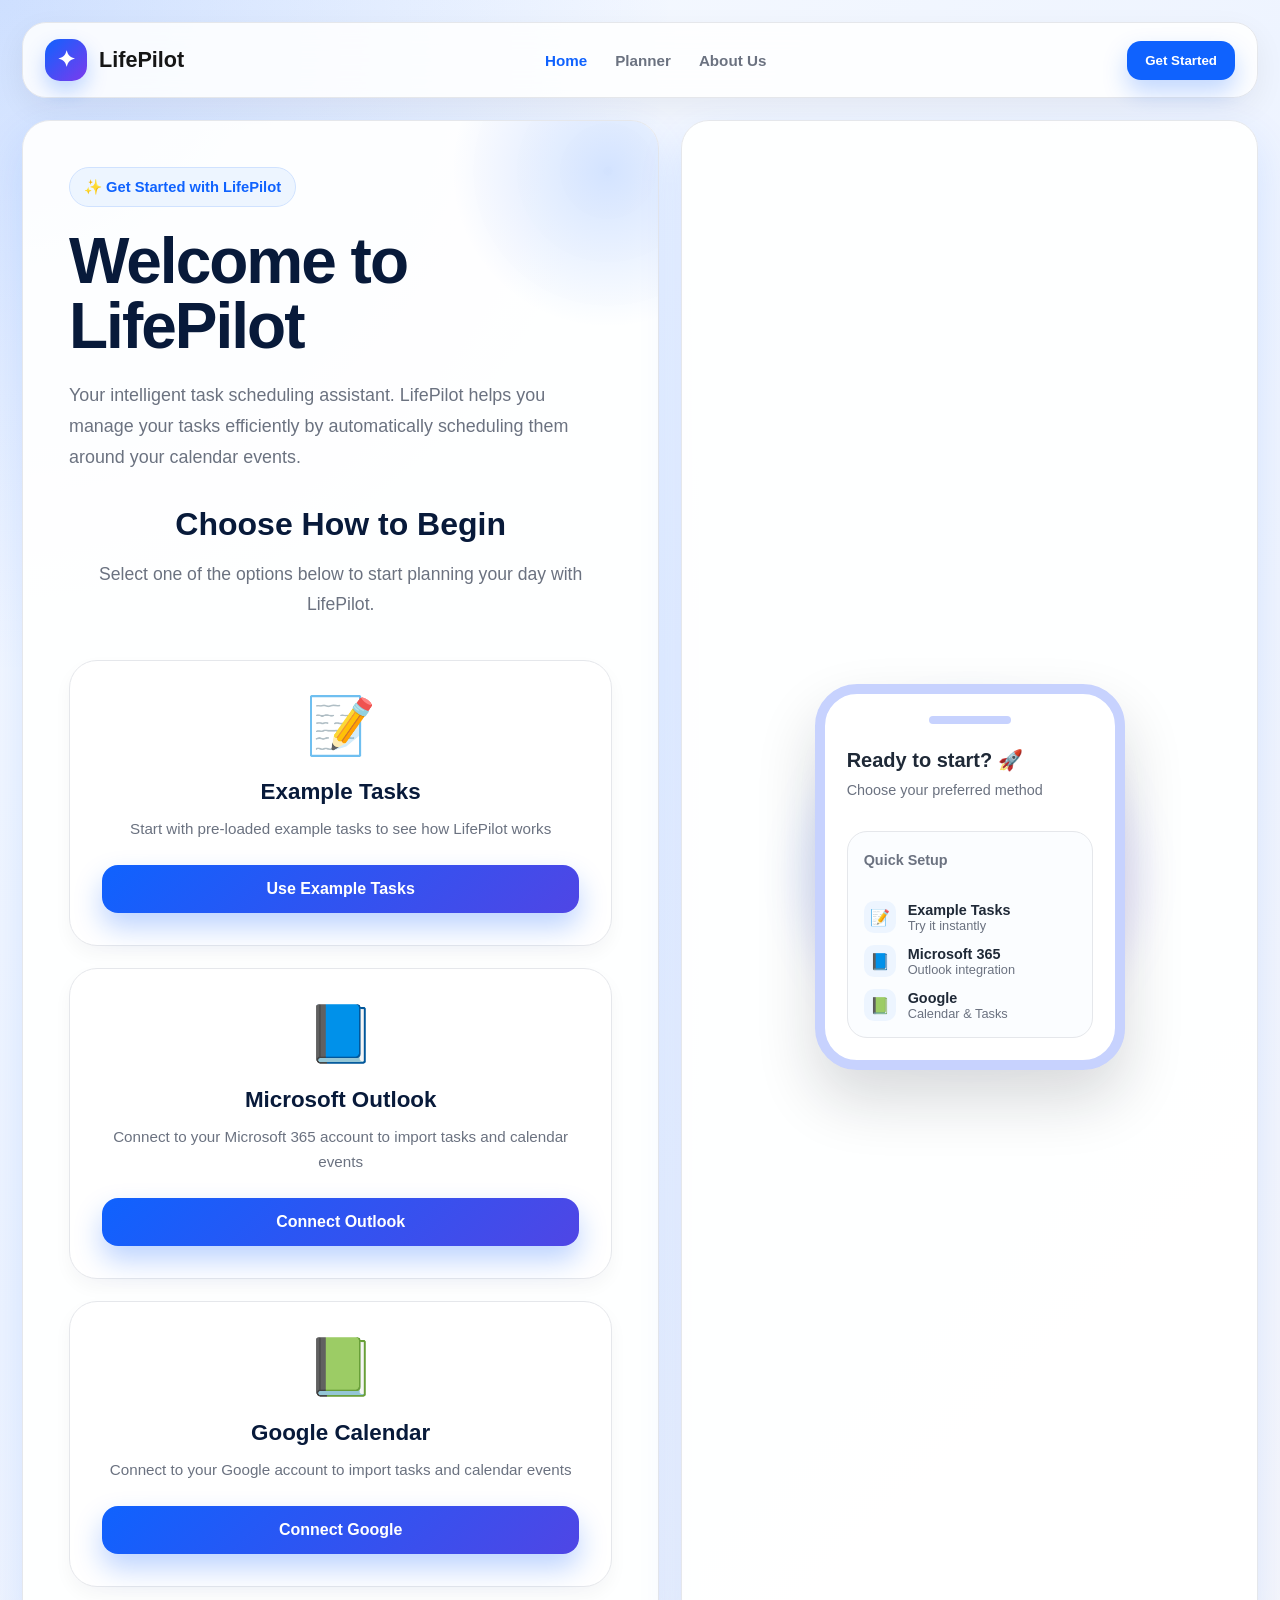
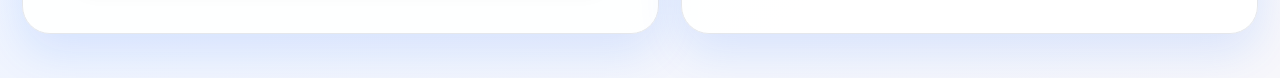
<file: index.html>
<!DOCTYPE html>
<html lang="en">
<head>
  <meta charset="UTF-8" />
  <meta name="viewport" content="width=device-width, initial-scale=1.0" />
  <title>Welcome to LifePilot</title>
  <link rel="stylesheet" href="main.css">
  <style>
    .welcome-section {
      text-align: center;
      margin-bottom: 40px;
    }

    .welcome-section h2 {
      color: #081a3a;
      font-size: 2rem;
      margin-bottom: 16px;
    }

    .welcome-section p {
      color: var(--muted);
      font-size: 1.1rem;
      line-height: 1.75;
      max-width: 700px;
      margin: 0 auto;
    }

    .options-grid {
      display: grid;
      grid-template-columns: repeat(auto-fit, minmax(300px, 1fr));
      gap: 22px;
      margin-top: 32px;
    }

    .option-card {
      background: white;
      border: 1px solid var(--border);
      border-radius: 28px;
      padding: 32px;
      text-align: center;
      transition: 0.2s ease;
      box-shadow: 0 8px 18px rgba(17, 24, 39, 0.04);
    }

    .option-card:hover {
      transform: translateY(-4px);
      box-shadow: 0 12px 30px rgba(15, 98, 254, 0.15);
      border-color: var(--blue);
    }

    .option-card .icon {
      font-size: 3.5rem;
      margin-bottom: 20px;
    }

    .option-card h3 {
      color: #081a3a;
      font-size: 1.4rem;
      margin-bottom: 12px;
    }

    .option-card p {
      color: var(--muted);
      font-size: 0.95rem;
      line-height: 1.6;
      margin-bottom: 24px;
    }

    .option-card button {
      width: 100%;
    }

    #message {
      display: none;
      padding: 16px 20px;
      border-radius: 16px;
      margin: 20px 0;
      text-align: center;
      font-weight: 650;
    }

    #message.error {
      background: #fee;
      color: var(--red);
      border: 1px solid #fcc;
    }

    #message.success {
      background: #defbe6;
      color: var(--green);
      border: 1px solid #b7f0c3;
    }

    .loading-overlay {
      display: none;
      position: fixed;
      top: 0;
      left: 0;
      right: 0;
      bottom: 0;
      background: rgba(8, 26, 58, 0.85);
      backdrop-filter: blur(8px);
      z-index: 1000;
      justify-content: center;
      align-items: center;
    }

    .loading-overlay.active {
      display: flex;
    }

    .loading-content {
      background: white;
      padding: 48px;
      border-radius: 28px;
      text-align: center;
      box-shadow: 0 20px 60px rgba(0, 0, 0, 0.3);
    }

    .spinner {
      border: 4px solid #e5e7eb;
      border-top: 4px solid var(--blue);
      border-radius: 50%;
      width: 56px;
      height: 56px;
      animation: spin 1s linear infinite;
      margin: 0 auto 24px;
    }

    @keyframes spin {
      0% { transform: rotate(0deg); }
      100% { transform: rotate(360deg); }
    }

    .loading-content p {
      color: var(--text);
      font-size: 1.1rem;
      font-weight: 650;
    }
  </style>
</head>
<body>
  <div class="container">
    <nav class="navbar">
      <div class="logo">
        <div class="logo-icon">✦</div>
        <span>LifePilot</span>
      </div>
      <div class="nav-links">
        <a href="index.html" class="active">Home</a>
        <a href="lifepilot.html">Planner</a>
        <a href="about-us.html">About Us</a>
      </div>
      <button class="nav-btn" onclick="window.location.href='lifepilot.html'">Get Started</button>
    </nav>

    <section class="hero">
      <div class="hero-card fade-in">
        <div class="tag">✨ Get Started with LifePilot</div>
        <h1>Welcome to<br />LifePilot</h1>
        <p>
          Your intelligent task scheduling assistant. LifePilot helps you manage your tasks efficiently by automatically scheduling them around your calendar events.
        </p>
        
        <div class="welcome-section" style="margin-top: 32px;">
          <h2>Choose How to Begin</h2>
          <p>
            Select one of the options below to start planning your day with LifePilot.
          </p>
        </div>

        <div id="message"></div>

        <div class="options-grid">
          <div class="option-card">
            <div class="icon">📝</div>
            <h3>Example Tasks</h3>
            <p>Start with pre-loaded example tasks to see how LifePilot works</p>
            <button class="primary-btn" onclick="useExampleTasks()">Use Example Tasks</button>
          </div>

          <div class="option-card">
            <div class="icon">📘</div>
            <h3>Microsoft Outlook</h3>
            <p>Connect to your Microsoft 365 account to import tasks and calendar events</p>
            <button class="primary-btn" onclick="connectMicrosoft()">Connect Outlook</button>
          </div>

          <div class="option-card">
            <div class="icon">📗</div>
            <h3>Google Calendar</h3>
            <p>Connect to your Google account to import tasks and calendar events</p>
            <button class="primary-btn" onclick="connectGoogle()">Connect Google</button>
          </div>
        </div>
      </div>

      <div class="phone-card fade-in">
        <div class="phone">
          <div class="phone-notch"></div>
          <h3>Ready to start? 🚀</h3>
          <p>Choose your preferred method</p>

          <div class="mini-card">
            <p><strong>Quick Setup</strong></p>
            <div style="margin-top: 16px; text-align: left;">
              <div style="display: flex; align-items: center; gap: 12px; margin-bottom: 12px;">
                <div style="width: 32px; height: 32px; background: #edf5ff; border-radius: 10px; display: grid; place-items: center;">📝</div>
                <div>
                  <div style="font-weight: 700; font-size: 0.9rem;">Example Tasks</div>
                  <div style="color: var(--muted); font-size: 0.8rem;">Try it instantly</div>
                </div>
              </div>
              <div style="display: flex; align-items: center; gap: 12px; margin-bottom: 12px;">
                <div style="width: 32px; height: 32px; background: #edf5ff; border-radius: 10px; display: grid; place-items: center;">📘</div>
                <div>
                  <div style="font-weight: 700; font-size: 0.9rem;">Microsoft 365</div>
                  <div style="color: var(--muted); font-size: 0.8rem;">Outlook integration</div>
                </div>
              </div>
              <div style="display: flex; align-items: center; gap: 12px;">
                <div style="width: 32px; height: 32px; background: #edf5ff; border-radius: 10px; display: grid; place-items: center;">📗</div>
                <div>
                  <div style="font-weight: 700; font-size: 0.9rem;">Google</div>
                  <div style="color: var(--muted); font-size: 0.8rem;">Calendar & Tasks</div>
                </div>
              </div>
            </div>
          </div>
        </div>
      </div>
    </section>
  </div>

  <div class="loading-overlay" id="loadingOverlay">
    <div class="loading-content">
      <div class="spinner"></div>
      <p id="loadingMessage">Loading...</p>
    </div>
  </div>

  <!-- Microsoft Graph -->
  <script src="https://alcdn.msauth.net/browser/2.38.1/js/msal-browser.min.js"></script>
  
  <!-- Google APIs -->
  <script src="https://apis.google.com/js/api.js"></script>
  <script src="https://accounts.google.com/gsi/client"></script>
  
  <!-- Integration Clients -->
  <script src="integrations/microsoft-graph-client.js"></script>
  <script src="integrations/google-calendar-client.js"></script>
  
  <!-- Shared Utilities -->
  <script src="shared-utils.js"></script>

  <script>
    let microsoftClient = null;
    let googleClient = null;

    // Initialize on page load
    window.addEventListener('DOMContentLoaded', async () => {
      // Check if we're returning from an OAuth redirect
      const urlParams = new URLSearchParams(window.location.search);
      if (urlParams.has('code') || urlParams.has('state')) {
        showLoading('Completing authentication...');
      }
    });

    /**
     * Use example tasks
     */
    function useExampleTasks() {
      showLoading('Loading example tasks...');
      
      // Get example data
      const tasks = LifePilotStorage.getExampleTasks();
      const events = LifePilotStorage.getExampleEvents();
      
      // Save to localStorage
      LifePilotStorage.saveTasks(tasks);
      LifePilotStorage.saveEvents(events);
      
      showMessage('Example tasks loaded successfully!', 'success');
      
      // Redirect after a short delay
      setTimeout(() => {
        redirectToLifePilot();
      }, 1500);
    }

    /**
     * Connect to Microsoft Outlook
     */
    async function connectMicrosoft() {
      try {
        showLoading('Connecting to Microsoft...');
        
        // Load config
        const config = await fetch('./config.json').then(r => r.json());
        
        // Initialize Microsoft client
        if (!microsoftClient) {
          microsoftClient = new MicrosoftGraphClient({
            clientId: config.MICROSOFT_CLIENT_ID,
            authority: 'https://login.microsoftonline.com/common',
            redirectUri: window.location.origin
          });
          await microsoftClient.initialize();
        }
        
        // Sign in
        await microsoftClient.signIn();
        
        showLoading('Fetching your tasks and calendar...');
        
        // Get data
        const data = await microsoftClient.getCalendarAndTasks(new Date(), 7);
        
        // Save to localStorage
        LifePilotStorage.saveTasks(data.tasks);
        LifePilotStorage.saveEvents(data.events);
        
        hideLoading();
        showMessage(`Successfully imported ${data.tasks.length} tasks and ${data.events.length} events!`, 'success');
        
        // Redirect after a short delay
        setTimeout(() => {
          redirectToLifePilot();
        }, 2000);
        
      } catch (error) {
        hideLoading();
        console.error('Microsoft connection error:', error);
        showMessage('Error connecting to Microsoft: ' + error.message, 'error');
      }
    }

    /**
     * Connect to Google Calendar
     */
    async function connectGoogle() {
      try {
        showLoading('Connecting to Google...');
        
        // Load config
        const config = await fetch('./config.json').then(r => r.json());
        
        // Initialize Google client
        if (!googleClient) {
          googleClient = new GoogleCalendarClient({
            clientId: config.GOOGLE_CLIENT_ID,
            apiKey: config.GOOGLE_API_KEY
          });
          await googleClient.initialize();
        }
        
        // Sign in
        await googleClient.signIn();
        
        showLoading('Fetching your tasks and calendar...');
        
        // Get data
        const data = await googleClient.getCalendarAndTasks(new Date(), 7);
        
        // Save to localStorage
        LifePilotStorage.saveTasks(data.tasks);
        LifePilotStorage.saveEvents(data.events);
        
        hideLoading();
        showMessage(`Successfully imported ${data.tasks.length} tasks and ${data.events.length} events!`, 'success');
        
        // Redirect after a short delay
        setTimeout(() => {
          redirectToLifePilot();
        }, 2000);
        
      } catch (error) {
        hideLoading();
        console.error('Google connection error:', error);
        showMessage('Error connecting to Google: ' + error.message, 'error');
      }
    }

    /**
     * Show message
     */
    function showMessage(message, type = 'info') {
      const messageDiv = document.getElementById('message');
      messageDiv.textContent = message;
      messageDiv.className = type;
      messageDiv.style.display = 'block';
    }

    /**
     * Show loading overlay
     */
    function showLoading(message = 'Loading...') {
      document.getElementById('loadingMessage').textContent = message;
      document.getElementById('loadingOverlay').classList.add('active');
    }

    /**
     * Hide loading overlay
     */
    function hideLoading() {
      document.getElementById('loadingOverlay').classList.remove('active');
    }
  </script>
</body>
</html>
</file>
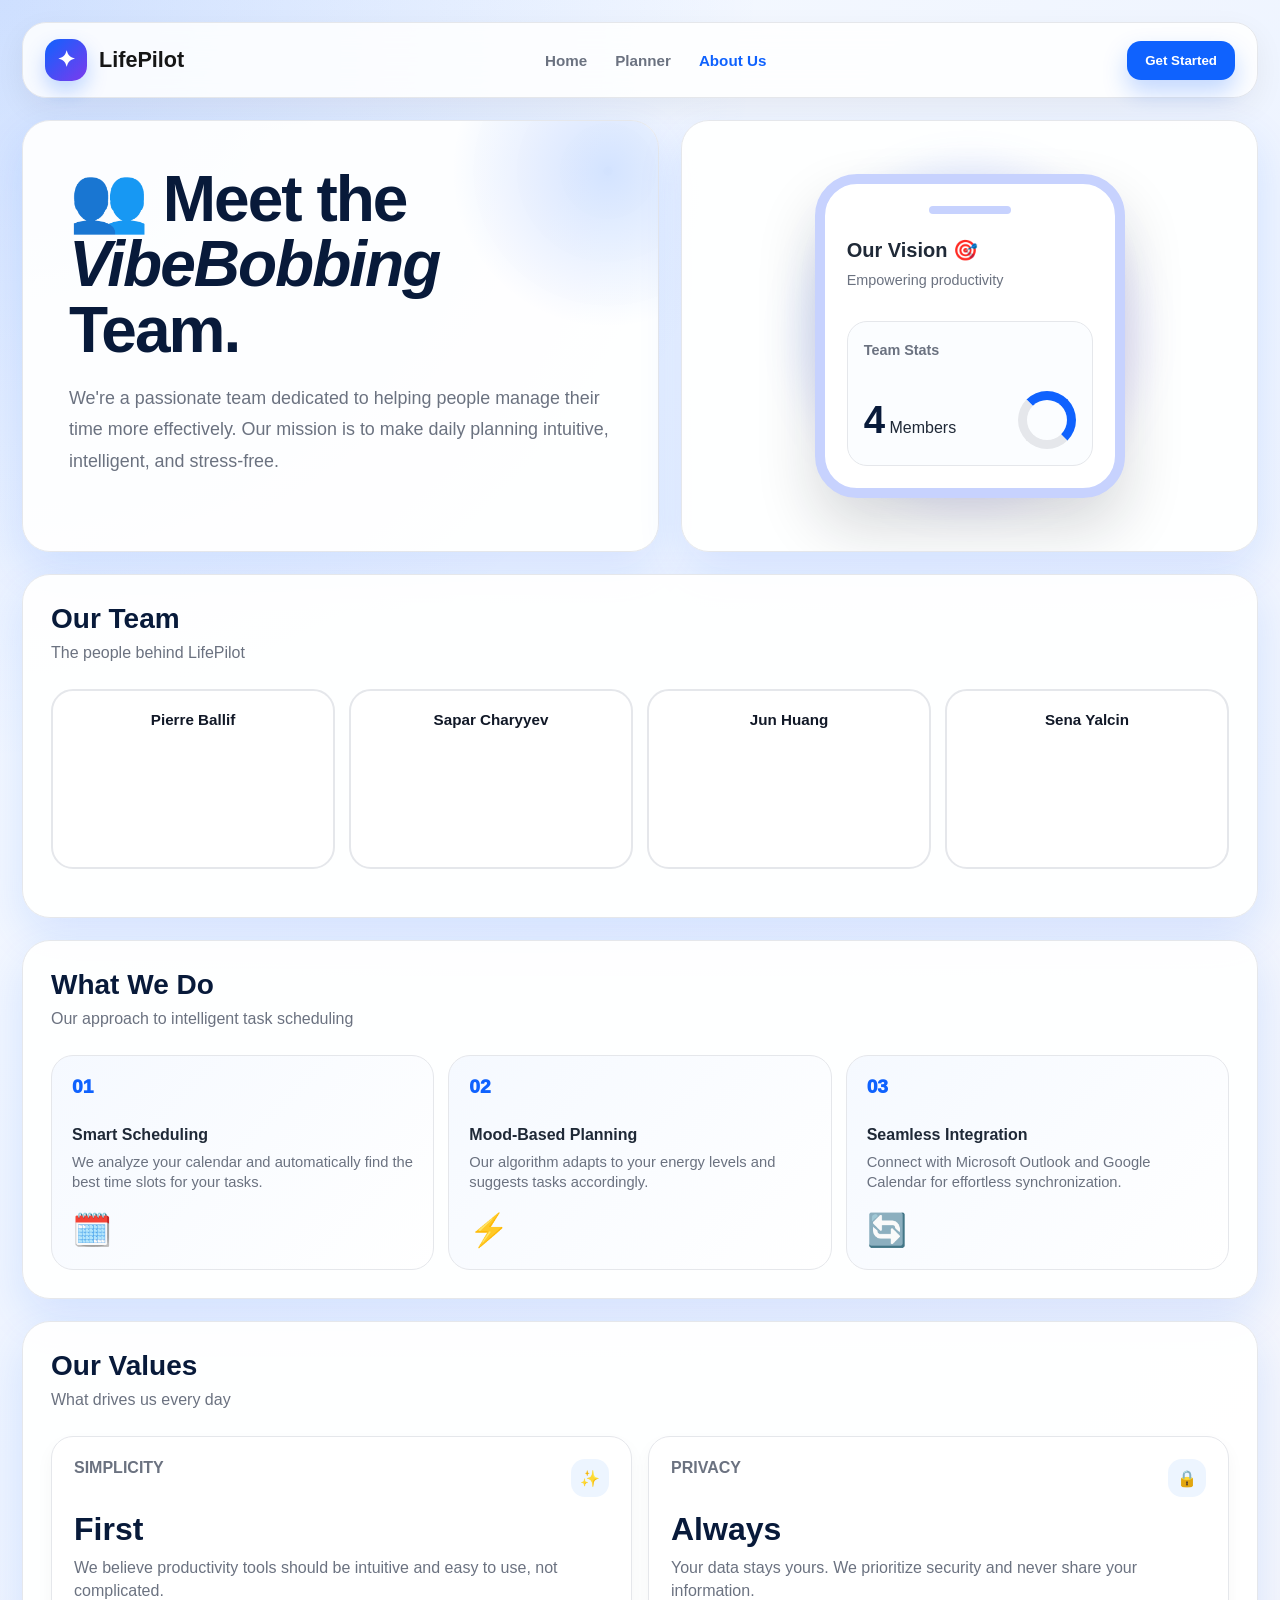
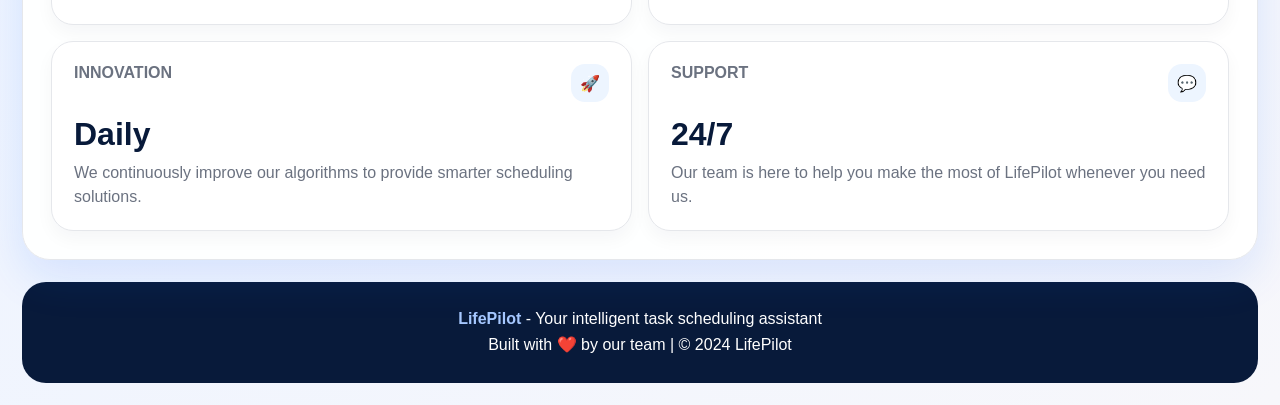
<file: about-us.html>
<!DOCTYPE html>
<html lang="en">
<head>
  <meta charset="UTF-8" />
  <meta name="viewport" content="width=device-width, initial-scale=1.0" />
  <title>About Us - LifePilot</title>
  <link rel="stylesheet" href="main.css">
</head>
<body>
  <div class="container">
    <nav class="navbar">
      <div class="logo">
        <div class="logo-icon">✦</div>
        <span>LifePilot</span>
      </div>
      <div class="nav-links">
        <a href="index.html">Home</a>
        <a href="lifepilot.html">Planner</a>
        <a href="about-us.html" class="active">About Us</a>
      </div>
      <button class="nav-btn" onclick="window.location.href='lifepilot.html'">Get Started</button>
    </nav>

    <section class="hero">
      <div class="hero-card fade-in">
        <h1>👥 Meet the <em>VibeBobbing</em> Team.</h1>
        <p>
          We're a passionate team dedicated to helping people manage their time more effectively. 
          Our mission is to make daily planning intuitive, intelligent, and stress-free.
        </p>
      </div>

      <div class="phone-card fade-in">
        <div class="phone">
          <div class="phone-notch"></div>
          <h3>Our Vision 🎯</h3>
          <p>Empowering productivity</p>

          <div class="mini-card">
            <p><strong>Team Stats</strong></p>
            <div class="score-row">
              <div><span class="score-number">4</span><span> Members</span></div>
              <div class="ring"></div>
            </div>
          </div>
        </div>
      </div>
    </section>

    <section class="section fade-in">
      <div class="section-title">
        <div>
          <h2>Our Team</h2>
          <p class="subtitle">The people behind LifePilot</p>
        </div>
      </div>

      <div class="question-grid">
        <div class="question-card">
          <div>
            <h4>Pierre Ballif</h4>
          </div>
        </div>

        <div class="question-card">
          <div>
            <h4>Sapar Charyyev</h4>
          </div>
        </div>

        <div class="question-card">
          <div>
            <h4>Jun Huang</h4>
          </div>
        </div>

        <div class="question-card">
          <div>
            <h4>Sena Yalcin</h4>
          </div>
        </div>
      </div>
    </section>

    <section class="section fade-in">
      <div class="section-title">
        <div>
          <h2>What We Do</h2>
          <p class="subtitle">Our approach to intelligent task scheduling</p>
        </div>
      </div>

      <div class="simple-steps">
        <div class="simple-card">
          <div class="num">01</div>
          <h4>Smart Scheduling</h4>
          <p>We analyze your calendar and automatically find the best time slots for your tasks.</p>
          <div class="emoji">🗓️</div>
        </div>

        <div class="simple-card">
          <div class="num">02</div>
          <h4>Mood-Based Planning</h4>
          <p>Our algorithm adapts to your energy levels and suggests tasks accordingly.</p>
          <div class="emoji">⚡</div>
        </div>

        <div class="simple-card">
          <div class="num">03</div>
          <h4>Seamless Integration</h4>
          <p>Connect with Microsoft Outlook and Google Calendar for effortless synchronization.</p>
          <div class="emoji">🔄</div>
        </div>
      </div>
    </section>

    <section class="section fade-in">
      <div class="section-title">
        <div>
          <h2>Our Values</h2>
          <p class="subtitle">What drives us every day</p>
        </div>
      </div>

      <div class="metrics-grid">
        <div class="metric-card">
          <div class="metric-top">
            <span>SIMPLICITY</span>
            <div class="metric-icon">✨</div>
          </div>
          <div class="metric-value">First</div>
          <p>We believe productivity tools should be intuitive and easy to use, not complicated.</p>
        </div>

        <div class="metric-card">
          <div class="metric-top">
            <span>PRIVACY</span>
            <div class="metric-icon">🔒</div>
          </div>
          <div class="metric-value">Always</div>
          <p>Your data stays yours. We prioritize security and never share your information.</p>
        </div>

        <div class="metric-card">
          <div class="metric-top">
            <span>INNOVATION</span>
            <div class="metric-icon">🚀</div>
          </div>
          <div class="metric-value">Daily</div>
          <p>We continuously improve our algorithms to provide smarter scheduling solutions.</p>
        </div>

        <div class="metric-card">
          <div class="metric-top">
            <span>SUPPORT</span>
            <div class="metric-icon">💬</div>
          </div>
          <div class="metric-value">24/7</div>
          <p>Our team is here to help you make the most of LifePilot whenever you need us.</p>
        </div>
      </div>
    </section>

    <div class="footer">
      <p>
        <strong>LifePilot</strong> - Your intelligent task scheduling assistant<br />
        Built with ❤️ by our team | © 2024 LifePilot
      </p>
    </div>
  </div>
</body>
</html>
</file>
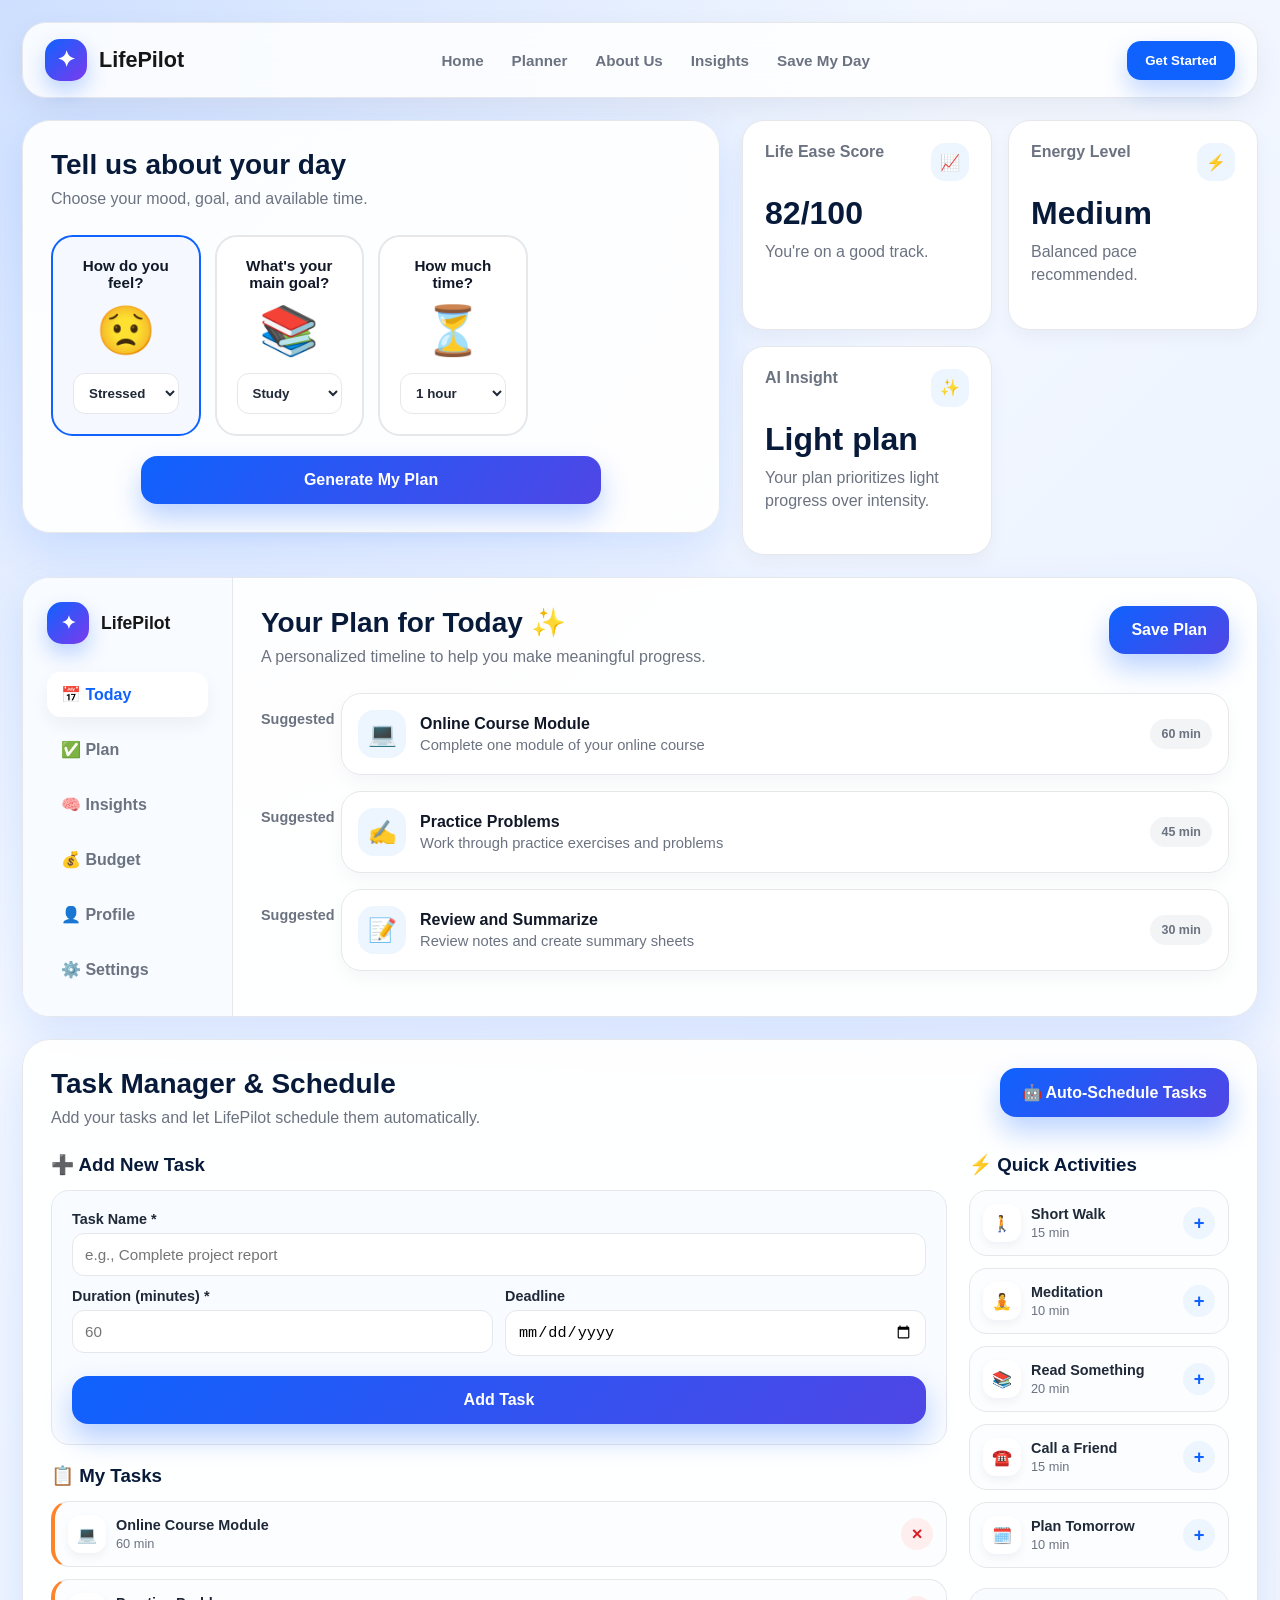
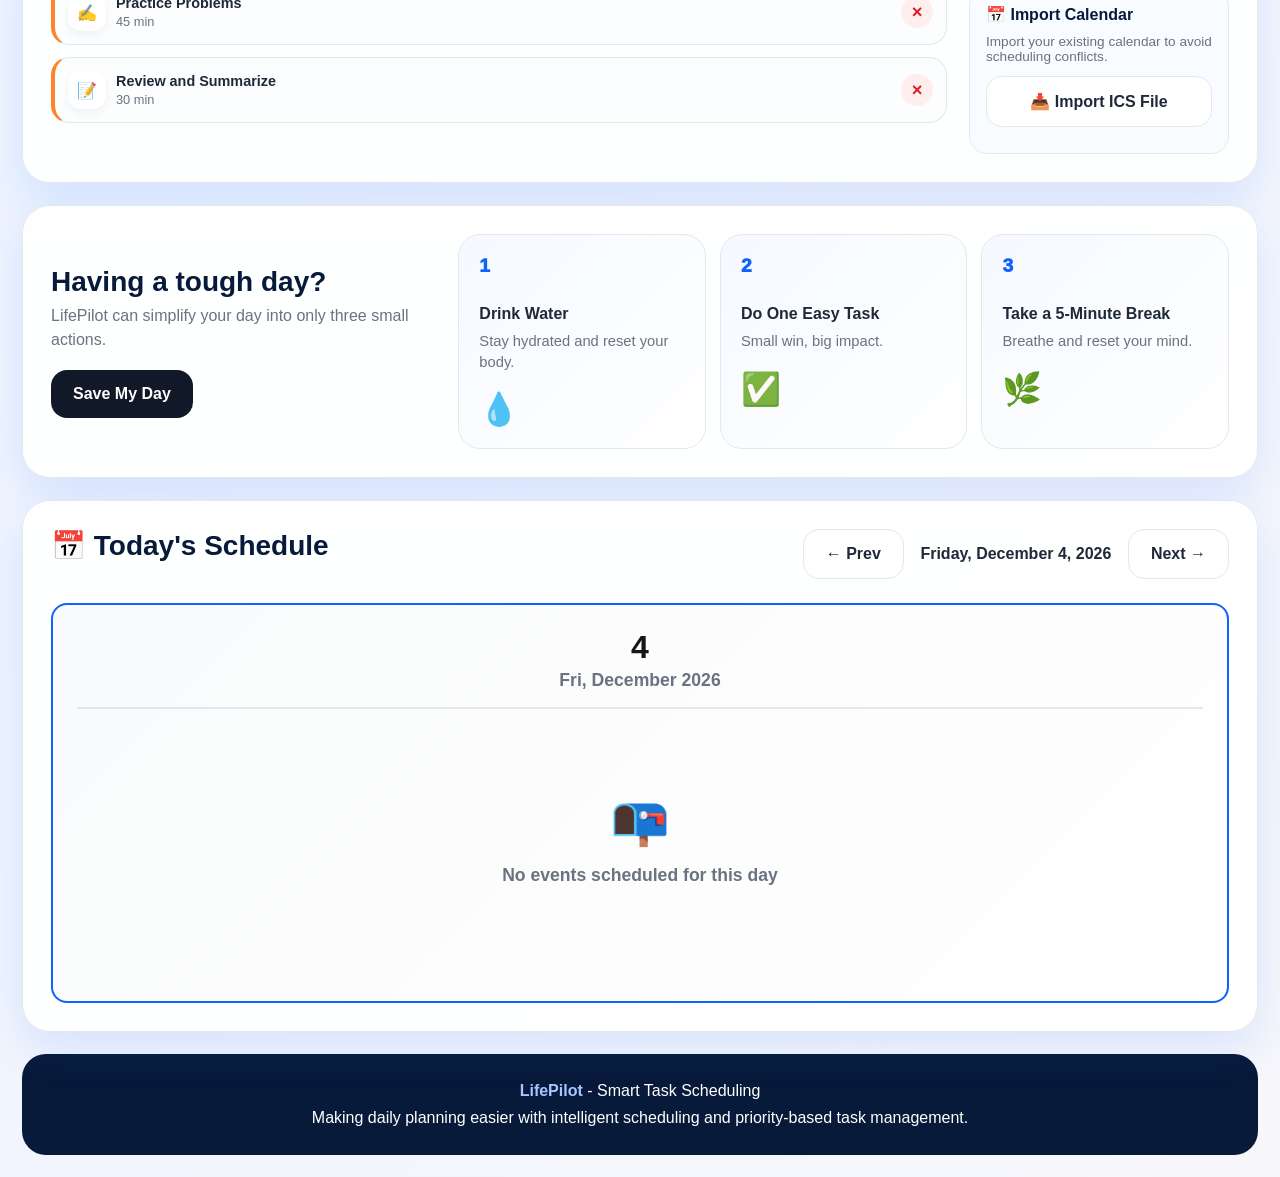
<file: lifepilot.html>
<!DOCTYPE html>
<html lang="en">
<head>
  <meta charset="UTF-8" />
  <meta name="viewport" content="width=device-width, initial-scale=1.0" />
  <title>LifePilot - Daily Decision Assistant</title>
  <link rel="stylesheet" href="main.css">
</head>
<body>
  <div class="container">
    <nav class="navbar">
      <div class="logo">
        <div class="logo-icon">✦</div>
        <span>LifePilot</span>
      </div>
      <div class="nav-links">
        <a href="index.html">Home</a>
        <a href="lifepilot.html">Planner</a>
        <a href="about-us.html">About Us</a>
        <a href="#insights">Insights</a>
        <a href="#save-day">Save My Day</a>
      </div>
      <button class="nav-btn">Get Started</button>
    </nav>

    <section class="grid-main" id="planner">
      <div class="section fade-in">
        <div class="section-title">
          <div>
            <h2>Tell us about your day</h2>
            <p class="subtitle">Choose your mood, goal, and available time.</p>
          </div>
        </div>

        <div class="question-grid">
          <div class="question-card active" id="moodCard">
            <h4>How do you feel?</h4>
            <div class="big-icon" id="moodIcon">🙂</div>
            <select id="mood" onchange="updateSelections()">
              <option value="Energetic">Energetic</option>
              <option value="Tired">Tired</option>
              <option value="Stressed" selected>Stressed</option>
              <option value="Unmotivated">Unmotivated</option>
            </select>
          </div>

          <div class="question-card">
            <h4>What's your main goal?</h4>
            <div class="big-icon" id="goalIcon">📚</div>
            <select id="goal" onchange="updateSelections()">
              <option value="Study" selected>Study</option>
              <option value="Health">Health</option>
              <option value="Social">Social</option>
            </select>
          </div>

          <div class="question-card">
            <h4>How much time?</h4>
            <div class="big-icon">⏳</div>
            <select id="time" onchange="updateSelections()">
              <option value="15 min">15 min</option>
              <option value="1 hour" selected>1 hour</option>
              <option value="Half day">Half day</option>
              <option value="Full day">Full day</option>
            </select>
          </div>
        </div>

        <button class="primary-btn generate-btn" onclick="generatePlan()">Generate My Plan</button>
      </div>

      <div class="metrics-grid fade-in" id="insights">
        <div class="metric-card">
          <div class="metric-top">
            <span>Life Ease Score</span>
            <span class="metric-icon">📈</span>
          </div>
          <div class="metric-value" id="scoreValue">82/100</div>
          <p id="scoreText">You're on a good track.</p>
        </div>

        <div class="metric-card">
          <div class="metric-top">
            <span>Energy Level</span>
            <span class="metric-icon">⚡</span>
          </div>
          <div class="metric-value" id="energyValue">Medium</div>
          <p id="energyText">Balanced pace recommended.</p>
        </div>

        <div class="metric-card">
          <div class="metric-top">
            <span>AI Insight</span>
            <span class="metric-icon">✨</span>
          </div>
          <div class="metric-value" id="insightTitle">Light plan</div>
          <p id="insightText">Your plan prioritizes light progress over intensity.</p>
        </div>
      </div>
    </section>

    <section class="section timeline-layout fade-in">
      <aside class="sidebar">
        <div class="logo">
          <div class="logo-icon">✦</div>
          <span>LifePilot</span>
        </div>
        <div class="side-menu">
          <div class="active">📅 Today</div>
          <div>✅ Plan</div>
          <div>🧠 Insights</div>
          <div>💰 Budget</div>
          <div>👤 Profile</div>
          <div>⚙️ Settings</div>
        </div>
      </aside>

      <div class="timeline-content">
        <div class="section-title">
          <div>
            <h2>Your Plan for Today ✨</h2>
            <p class="subtitle">A personalized timeline to help you make meaningful progress.</p>
          </div>
          <button class="primary-btn" onclick="savePlan()">Save Plan</button>
        </div>
        <div class="timeline-list" id="timelineList"></div>
      </div>
    </section>

    <section class="section fade-in">
      <div class="section-title">
        <div>
          <h2>Task Manager & Schedule</h2>
          <p class="subtitle">Add your tasks and let LifePilot schedule them automatically.</p>
        </div>
        <button class="primary-btn" onclick="scheduleTasksToCalendar()">🤖 Auto-Schedule Tasks</button>
      </div>

      <div class="planner-grid">
        <!-- Task Input Form -->
        <div>
          <h3 style="margin-bottom: 14px; color: #081a3a;">➕ Add New Task</h3>
          <div style="background: #f8fbff; border: 1px solid var(--border); border-radius: 18px; padding: 20px; margin-bottom: 20px;">
            <div style="display: grid; gap: 12px;">
              <div>
                <label style="display: block; margin-bottom: 6px; font-weight: 700; color: var(--text); font-size: 0.9rem;">Task Name *</label>
                <input type="text" id="taskName" placeholder="e.g., Complete project report" style="width: 100%; padding: 12px; border: 1px solid var(--border); border-radius: 12px; font-size: 0.95rem;">
              </div>
              <div style="display: grid; grid-template-columns: 1fr 1fr; gap: 12px;">
                <div>
                  <label style="display: block; margin-bottom: 6px; font-weight: 700; color: var(--text); font-size: 0.9rem;">Duration (minutes) *</label>
                  <input type="number" id="taskDuration" placeholder="60" min="1" style="width: 100%; padding: 12px; border: 1px solid var(--border); border-radius: 12px; font-size: 0.95rem;">
                </div>
                <div>
                  <label style="display: block; margin-bottom: 6px; font-weight: 700; color: var(--text); font-size: 0.9rem;">Deadline</label>
                  <input type="date" id="taskDeadline" style="width: 100%; padding: 12px; border: 1px solid var(--border); border-radius: 12px; font-size: 0.95rem;">
                </div>
              </div>
              <button class="primary-btn" onclick="addManualTask()" style="margin-top: 8px;">Add Task</button>
            </div>
          </div>

          <!-- My Tasks List -->
          <h3 style="margin-bottom: 14px; color: #081a3a;">📋 My Tasks</h3>
          <div id="tasksList" class="activity-list">
            <div style="text-align: center; padding: 30px; color: var(--muted); font-size: 0.9rem;">
              No tasks yet. Add your first task above!
            </div>
          </div>

          <!-- Scheduled Tasks Display -->
          <div id="scheduledTasksSection" style="display: none; margin-top: 20px;">
            <h3 style="margin-bottom: 14px; color: #081a3a;">✅ Scheduled Tasks</h3>
            <div id="scheduledTasksList" class="activity-list"></div>
          </div>

          <!-- Unscheduled Tasks Display -->
          <div id="unscheduledTasksSection" style="display: none; margin-top: 20px;">
            <h3 style="margin-bottom: 14px; color: #da1e28;">⚠️ Unscheduled Tasks</h3>
            <div id="unscheduledTasksList" class="activity-list"></div>
            <p style="color: var(--muted); font-size: 0.85rem; margin-top: 10px;">These tasks couldn't be scheduled. Try extending deadlines or reducing task durations.</p>
          </div>
        </div>

        <!-- Quick Activities -->
        <div>
          <h3 style="margin-bottom: 14px; color: #081a3a;">⚡ Quick Activities</h3>
          <div class="activity-list">
            <div class="activity-card">
              <div class="activity-left"><div class="activity-emoji">🚶</div><div><h4>Short Walk</h4><p>15 min</p></div></div>
              <button class="plus-btn" onclick="addActivity('Short Walk', '15 min', '🚶')">+</button>
            </div>
            <div class="activity-card">
              <div class="activity-left"><div class="activity-emoji">🧘</div><div><h4>Meditation</h4><p>10 min</p></div></div>
              <button class="plus-btn" onclick="addActivity('Meditation', '10 min', '🧘')">+</button>
            </div>
            <div class="activity-card">
              <div class="activity-left"><div class="activity-emoji">📚</div><div><h4>Read Something</h4><p>20 min</p></div></div>
              <button class="plus-btn" onclick="addActivity('Read Something', '20 min', '📚')">+</button>
            </div>
            <div class="activity-card">
              <div class="activity-left"><div class="activity-emoji">☎️</div><div><h4>Call a Friend</h4><p>15 min</p></div></div>
              <button class="plus-btn" onclick="addActivity('Call a Friend', '15 min', '☎️')">+</button>
            </div>
            <div class="activity-card">
              <div class="activity-left"><div class="activity-emoji">🗓️</div><div><h4>Plan Tomorrow</h4><p>10 min</p></div></div>
              <button class="plus-btn" onclick="addActivity('Plan Tomorrow', '10 min', '🗓️')">+</button>
            </div>
          </div>

          <!-- Calendar Import Section -->
          <div style="margin-top: 20px; padding: 16px; background: #f8fbff; border: 1px solid var(--border); border-radius: 18px;">
            <h4 style="margin-bottom: 10px; color: #081a3a;">📅 Import Calendar</h4>
            <p style="color: var(--muted); font-size: 0.85rem; margin-bottom: 12px;">Import your existing calendar to avoid scheduling conflicts.</p>
            <input type="file" id="icsFileInput" accept=".ics" style="display: none;" onchange="handleICSImport(event)">
            <button class="secondary-btn" onclick="document.getElementById('icsFileInput').click()" style="width: 100%;">📥 Import ICS File</button>
            <div id="importStatus" style="margin-top: 10px; font-size: 0.85rem;"></div>
          </div>
        </div>
      </div>
    </section>

    <section class="section save-day fade-in" id="save-day">
      <div>
        <h2>Having a tough day?</h2>
        <p class="subtitle">LifePilot can simplify your day into only three small actions.</p>
        <br />
        <button class="dark-btn" onclick="saveMyDay()">Save My Day</button>
      </div>
      <div class="simple-steps" id="simpleSteps">
        <div class="simple-card">
          <div class="num">1</div>
          <h4>Drink Water</h4>
          <p>Stay hydrated and reset your body.</p>
          <div class="emoji">💧</div>
        </div>
        <div class="simple-card">
          <div class="num">2</div>
          <h4>Do One Easy Task</h4>
          <p>Small win, big impact.</p>
          <div class="emoji">✅</div>
        </div>
        <div class="simple-card">
          <div class="num">3</div>
          <h4>Take a 5-Minute Break</h4>
          <p>Breathe and reset your mind.</p>
          <div class="emoji">🌿</div>
        </div>
      </div>
    </section>

    <!-- Single Day Calendar View -->
    <section class="section fade-in">
      <div class="section-title">
        <h2>📅 Today's Schedule</h2>
        <div style="display: flex; gap: 12px; align-items: center;">
          <button class="secondary-btn" onclick="previousDay()">← Prev</button>
          <div id="currentDate" style="font-weight: 700; min-width: 200px; text-align: center;"></div>
          <button class="secondary-btn" onclick="nextDay()">Next →</button>
        </div>
      </div>
      
      <div id="dayView" style="background: linear-gradient(135deg, #f9fafb, white); border: 2px solid var(--blue); border-radius: 16px; padding: 24px; min-height: 400px;">
        <div style="text-align: center; padding: 60px 20px; color: var(--muted);">
          <div style="font-size: 3rem; margin-bottom: 16px;">📭</div>
          <div style="font-size: 1.1rem; font-weight: 600;">No events scheduled for this day</div>
        </div>
      </div>
    </section>

    <footer class="footer">
      <p><strong>LifePilot</strong> - Smart Task Scheduling</p>
      <p>
        Making daily planning easier with intelligent scheduling and priority-based task management.
      </p>
    </footer>
  </div>

  <script src="calendar-scheduler.js"></script>
  <script src="shared-utils.js"></script>
  <script>
    let currentPlan = [];
    let manualTasks = [];
    let importedEvents = [];
    let scheduler = new CalendarScheduler();
    scheduler.setWorkingHours(8, 22); // 8 AM to 10 PM for more flexibility
    
    // Load tasks and events from localStorage on page load
    function loadFromLocalStorage() {
      try {
        const storedTasks = localStorage.getItem('lifepilot_tasks');
        const storedEvents = localStorage.getItem('lifepilot_events');
        
        if (storedTasks) {
          const tasks = JSON.parse(storedTasks);
          // Convert deadline strings back to Date objects
          manualTasks = tasks.map(task => ({
            ...task,
            deadline: task.deadline ? new Date(task.deadline) : undefined
          }));
          console.log(`Loaded ${manualTasks.length} tasks from localStorage`);
        }
        
        if (storedEvents) {
          const events = JSON.parse(storedEvents);
          // Convert date strings back to Date objects
          importedEvents = events.map(event => ({
            ...event,
            start: new Date(event.start),
            end: new Date(event.end)
          }));
          console.log(`Loaded ${importedEvents.length} events from localStorage`);
        }
        
        // Update UI if we have imported data
        if (importedEvents.length > 0) {
          const statusDiv = document.getElementById('importStatus');
          if (statusDiv) {
            statusDiv.innerHTML = `<span style="color: #24a148;">✅ Loaded ${importedEvents.length} events from storage</span>`;
          }
        }
      } catch (error) {
        console.error('Error loading from localStorage:', error);
      }
    }

    const moodIcons = {
      Energetic: "⚡",
      Tired: "😴",
      Stressed: "😟",
      Unmotivated: "🧠"
    };

    const goalIcons = {
      Study: "📚",
      Health: "❤️",
      Social: "👥"
    };

    // Task suggestions with duration in minutes for scheduler
    const taskSuggestions = {
      Study: [
        { name: "Library Study Session", description: "Deep focus work at the library", time: 120, emoji: "📚", priority: 8 },
        { name: "Online Course Module", description: "Complete one module of your online course", time: 60, emoji: "💻", priority: 7 },
        { name: "Study Group Meeting", description: "Collaborate with peers on challenging topics", time: 90, emoji: "👥", priority: 6 },
        { name: "Practice Problems", description: "Work through practice exercises and problems", time: 45, emoji: "✍️", priority: 7 },
        { name: "Review and Summarize", description: "Review notes and create summary sheets", time: 30, emoji: "📝", priority: 5 }
      ],
      Health: [
        { name: "Gym Workout", description: "Full body workout at the gym", time: 60, emoji: "💪", priority: 7 },
        { name: "Yoga Class", description: "Attend a yoga or stretching class", time: 75, emoji: "🧘", priority: 6 },
        { name: "Outdoor Run", description: "Go for a refreshing run in nature", time: 30, emoji: "🏃", priority: 6 },
        { name: "Meal Prep Session", description: "Prepare healthy meals for the week", time: 90, emoji: "🥗", priority: 5 },
        { name: "Meditation Practice", description: "Guided meditation for mental wellness", time: 20, emoji: "🧠", priority: 7 },
        { name: "Swimming", description: "Low-impact cardio at the pool", time: 45, emoji: "🏊", priority: 6 }
      ],
      Social: [
        { name: "Visit Local Coffeeshop", description: "Enjoy a coffee and people-watch at a cozy local spot", time: 60, emoji: "☕", priority: 5 },
        { name: "Evening Bar Meetup", description: "Casual drinks with friends at a neighborhood bar", time: 120, emoji: "🍺", priority: 4 },
        { name: "Park Walk with Friend", description: "Take a relaxing walk and catch up with someone", time: 45, emoji: "🌳", priority: 6 },
        { name: "Join Community Event", description: "Attend a local meetup or community gathering", time: 90, emoji: "🎉", priority: 5 },
        { name: "Game Night", description: "Host or join a casual board game session", time: 150, emoji: "🎲", priority: 4 }
      ]
    };

    document.addEventListener("DOMContentLoaded", function () {
      // Load data from localStorage first
      loadFromLocalStorage();
      
      updateSelections();
      generatePlan();
    });

    function updateSelections() {
      const mood = document.getElementById("mood").value;
      const goal = document.getElementById("goal").value;
      const time = document.getElementById("time").value;

      document.getElementById("moodIcon").textContent = moodIcons[mood];
      document.getElementById("goalIcon").textContent = goalIcons[goal];

      let focusText = "Finish project presentation";
      if (goal === "Study") focusText = "Understand one hard topic";
      if (goal === "Health") focusText = "Protect your energy";
      if (goal === "Social") focusText = "Connect with someone";
      //document.getElementById("phoneFocus").textContent = focusText;

      updateMetrics(mood, goal, time);
    }

    function updateMetrics(mood, goal, time) {
      let score = 82;
      let energy = "Medium";
      let insightTitle = "Light plan";
      let insightText = "Your plan prioritizes light progress over intensity.";

      if (mood === "Energetic") {
        score = 91;
        energy = "High";
        insightTitle = "Strong momentum";
        insightText = "You can handle a focused and productive plan today.";
      } else if (mood === "Tired") {
        score = 74;
        energy = "Low";
        insightTitle = "Recovery first";
        insightText = "Your plan includes smaller steps and more breaks.";
      } else if (mood === "Unmotivated") {
        score = 69;
        energy = "Low";
        insightTitle = "Tiny wins";
        insightText = "The best strategy is to start with one very easy task.";
      }

      document.getElementById("scoreValue").textContent = score + "/100";
      //document.getElementById("phoneScore").textContent = score;
      document.getElementById("energyValue").textContent = energy;
      document.getElementById("insightTitle").textContent = insightTitle;
      document.getElementById("insightText").textContent = insightText;

      if (score >= 85) {
        document.getElementById("scoreText").textContent = "You're ready for a productive day.";
      } else if (score >= 75) {
        document.getElementById("scoreText").textContent = "You're on a good track.";
      } else {
        document.getElementById("scoreText").textContent = "Keep it simple and gentle today.";
      }
    }

    function parseTimeToMinutes(timeStr) {
      if (timeStr === "15 min") return 15;
      if (timeStr === "1 hour") return 60;
      if (timeStr === "Half day") return 240;
      if (timeStr === "Full day") return 480;
      return 60;
    }

    function generatePlan() {
      const goal = document.getElementById("goal").value;
      const mood = document.getElementById("mood").value;
      const time = document.getElementById("time").value;

      let tasks = [];
      
      // Use tasks from localStorage if available, otherwise use suggestions
      if (manualTasks.length > 0) {
        // Use imported/stored tasks
        tasks = [...manualTasks];
        console.log(`Using ${tasks.length} tasks from storage`);
      } else {
        // Get task suggestions for the selected goal
        tasks = taskSuggestions[goal] || [];
        console.log(`Using ${tasks.length} suggested tasks for ${goal}`);
      }
      
      // Filter tasks based on available time
      let filteredTasks = [...tasks];
      const timeInMinutes = parseTimeToMinutes(time);
      
      // Adjust task selection based on available time
      if (timeInMinutes <= 30) {
        filteredTasks = tasks.filter(t => t.time <= 30);
      } else if (timeInMinutes <= 60) {
        filteredTasks = tasks.filter(t => t.time <= 60);
      } else if (timeInMinutes <= 240) { // Half day
        filteredTasks = tasks.filter(t => t.time <= 120);
      }
      
      // Adjust priority based on mood
      filteredTasks = filteredTasks.map(task => {
        let adjustedPriority = task.priority || 5; // Default priority if not set
        if (mood === "Tired" || mood === "Unmotivated") {
          // Prefer shorter, easier tasks
          if (task.time <= 30) adjustedPriority += 2;
        } else if (mood === "Energetic") {
          // Prefer longer, more intensive tasks
          if (task.time >= 60) adjustedPriority += 2;
        }
        return { ...task, priority: adjustedPriority };
      });

      // Add unique IDs to tasks and store them (NOT scheduled yet)
      currentPlan = filteredTasks.map((task, index) => ({
        ...task,
        id: `${goal.toLowerCase()}-${index}-${Date.now()}`,
        status: 'pending' // Mark as pending, not scheduled
      }));
      
      // Update the timeline view with unscheduled tasks
      updateTimelineView(currentPlan);
      
      // Update the tasks list to show mood-based tasks
      renderTasksList();
      
      // Update selections
      updateSelections();
    }

    function scheduleTasksToCalendar() {
      // Get all pending tasks from mood-based plan and manual tasks
      const pendingMoodTasks = currentPlan.filter(t => t.status === 'pending');
      const pendingManualTasks = manualTasks.filter(t => t.status === 'pending');
      const allPendingTasks = [...pendingMoodTasks, ...pendingManualTasks];
      
      if (allPendingTasks.length === 0) {
        showMessage('No tasks to schedule!', 'info');
        return;
      }
      
      // Get existing events (if any)
      const existingEvents = importedEvents || [];
      
      // Use improved priority-based scheduling for TODAY ONLY
      const result = scheduler.scheduleTasksPriority(allPendingTasks, existingEvents, new Date(), 0);
      
      // Mark mood-based tasks as scheduled
      result.scheduled.forEach(scheduledTask => {
        const moodTask = currentPlan.find(t => t.id === scheduledTask.id);
        if (moodTask) {
          moodTask.status = 'scheduled';
          moodTask.scheduledStart = scheduledTask.scheduledStart;
          moodTask.scheduledEnd = scheduledTask.scheduledEnd;
        }
        
        const manualTask = manualTasks.find(t => t.id === scheduledTask.id);
        if (manualTask) {
          manualTask.status = 'scheduled';
          manualTask.scheduledStart = scheduledTask.scheduledStart;
          manualTask.scheduledEnd = scheduledTask.scheduledEnd;
        }
      });
      
      // Display scheduled tasks
      displayScheduledTasks(result.scheduled, result.unscheduled);
      
      // Show unscheduled tasks if any
      if (result.unscheduled.length > 0) {
        console.warn("Some tasks could not be scheduled:", result.unscheduled);
        showUnscheduledWarning(result.unscheduled);
      }
      
      // Store scheduled tasks
      window.scheduledTasks = result.scheduled;
      
      // Update calendar view
      renderCalendar();
      
      // Update timeline view
      updateTimelineView(currentPlan);
      
      // Update tasks list to show scheduled tasks
      renderTasksList();
      
      showMessage(`✅ Successfully scheduled ${result.scheduled.length} task(s) for today!`, 'success');
    }

    function displayScheduledTasks(scheduledTasks) {
      const scheduleList = document.getElementById("scheduleList");
      
      // Clear existing schedule (except drop zone)
      const dropZone = scheduleList.querySelector(".drop-zone");
      scheduleList.innerHTML = "";
      
      // Add scheduled tasks
      scheduledTasks.forEach(task => {
        const block = document.createElement("div");
        block.className = "schedule-block block-blue";
        
        const startTime = task.scheduledStart.toLocaleTimeString('en-US', {
          hour: '2-digit',
          minute: '2-digit',
          hour12: false
        });
        
        block.innerHTML = `${task.emoji || "📋"} ${task.name} <span>${startTime}</span>`;
        scheduleList.appendChild(block);
      });
      
      // Re-add drop zone at the end
      if (dropZone) {
        scheduleList.appendChild(dropZone);
      }
    }

    function updateTimelineView(tasks) {
      const timelineList = document.getElementById("timelineList");
      
      timelineList.innerHTML = tasks.map(task => `
        <div class="timeline-item">
          <div class="timeline-time">Suggested</div>
          <div class="timeline-card">
            <div class="timeline-info">
              <div class="timeline-emoji">${task.emoji || "📋"}</div>
              <div>
                <h4>${task.name}</h4>
                <p>${task.description}</p>
              </div>
            </div>
            <span class="duration">${task.time} min</span>
          </div>
        </div>
      `).join("");
    }

    function showUnscheduledWarning(unscheduledTasks) {
      // Optional: Show a notification to the user
      console.log("Could not schedule these tasks:", unscheduledTasks.map(t => t.name));
    }

    function addActivity(title, time, emoji) {
      const scheduleList = document.getElementById("scheduleList");
      const dropZone = scheduleList.querySelector(".drop-zone");
      const newBlock = document.createElement("div");
      newBlock.className = "schedule-block block-blue";
      newBlock.innerHTML = `${emoji} ${title} <span>${time}</span>`;
      scheduleList.insertBefore(newBlock, dropZone);
    }

    function saveMyDay() {
      currentPlan = [
        { time: "Now", title: "Drink Water", desc: "Hydrate and reset your body", emoji: "💧", duration: "2 min" },
        { time: "+5", title: "Do One Easy Task", desc: "Choose the easiest useful action", emoji: "✅", duration: "10 min" },
        { time: "+20", title: "Take a 5-Minute Break", desc: "Breathe and relax your shoulders", emoji: "🌿", duration: "5 min" }
      ];
      renderTimeline();
      document.querySelector(".timeline-layout").scrollIntoView({ behavior: "smooth" });
    }

    function savePlan() {
      alert("Your LifePilot plan has been saved! ✅");
    }

    // ==================== TASK MANAGEMENT FUNCTIONS ====================

    // Load tasks from localStorage on page load
    function loadTasks() {
      const saved = localStorage.getItem('lifepilot_tasks');
      if (saved) {
        manualTasks = JSON.parse(saved);
        renderTasksList();
      }
    }

    // Save tasks to localStorage
    function saveTasks() {
      localStorage.setItem('lifepilot_tasks', JSON.stringify(manualTasks));
    }

    // Add a new manual task
    function addManualTask() {
      const nameInput = document.getElementById('taskName');
      const durationInput = document.getElementById('taskDuration');
      const deadlineInput = document.getElementById('taskDeadline');

      const name = nameInput.value.trim();
      const duration = parseInt(durationInput.value);
      const deadline = deadlineInput.value;

      // Validation
      if (!name) {
        showMessage('Please enter a task name', 'error');
        nameInput.focus();
        return;
      }

      if (!duration || duration <= 0) {
        showMessage('Please enter a valid duration (positive number)', 'error');
        durationInput.focus();
        return;
      }

      // Create task object
      const task = {
        id: Date.now(),
        name: name,
        time: duration,
        deadline: deadline || null,
        status: 'pending',
        scheduledStart: null,
        scheduledEnd: null
      };

      // Add to tasks array
      manualTasks.push(task);
      saveTasks();
      renderTasksList();

      // Clear form
      nameInput.value = '';
      durationInput.value = '';
      deadlineInput.value = '';

      showMessage(`Task "${name}" added successfully! 🎉`, 'success');
    }

    // Delete a task (handles both mood-based and manual tasks)
    function deleteTask(taskId) {
      if (confirm('Are you sure you want to delete this task?')) {
        // Remove from manual tasks
        manualTasks = manualTasks.filter(task => task.id !== taskId);
        // Remove from mood-based tasks
        currentPlan = currentPlan.filter(task => task.id !== taskId);
        
        saveTasks();
        renderTasksList();
        renderCalendar(); // Update calendar if task was scheduled
        showMessage('Task deleted', 'success');
      }
    }

    // Render tasks list (includes both mood-based and manual tasks)
    function renderTasksList() {
      const tasksList = document.getElementById('tasksList');
      const scheduledTasksList = document.getElementById('scheduledTasksList');
      const scheduledSection = document.getElementById('scheduledTasksSection');
      
      // Combine mood-based tasks and manual tasks
      const allTasks = [...currentPlan, ...manualTasks];
      const pendingTasks = allTasks.filter(t => t.status === 'pending');
      const scheduledTasks = allTasks.filter(t => t.status === 'scheduled');
      
      // Render pending tasks
      if (pendingTasks.length === 0) {
        tasksList.innerHTML = `
          <div style="text-align: center; padding: 30px; color: var(--muted); font-size: 0.9rem;">
            No pending tasks. Add tasks or generate a plan!
          </div>
        `;
      } else {
        tasksList.innerHTML = pendingTasks.map(task => {
          const deadlineText = task.deadline ? new Date(task.deadline).toLocaleDateString() : 'No deadline';
          const emoji = task.emoji || '📋';
          
          return `
            <div class="activity-card" style="border-left: 4px solid #ff832b;">
              <div class="activity-left">
                <div class="activity-emoji">${emoji}</div>
                <div>
                  <h4>${task.name}</h4>
                  <p>${task.time} min${task.deadline ? ' • ' + deadlineText : ''}</p>
                </div>
              </div>
              <button class="plus-btn" onclick="deleteTask('${task.id}')" style="background: #fee; color: #da1e28;">×</button>
            </div>
          `;
        }).join('');
      }
      
      // Render scheduled tasks
      if (scheduledTasks.length > 0) {
        scheduledSection.style.display = 'block';
        scheduledTasksList.innerHTML = scheduledTasks.map(task => {
          const startTime = task.scheduledStart ? new Date(task.scheduledStart).toLocaleTimeString('en-US', {
            hour: '2-digit',
            minute: '2-digit',
            hour12: false
          }) : 'Scheduled';
          const emoji = task.emoji || '✅';
          
          return `
            <div class="activity-card" style="border-left: 4px solid #24a148;">
              <div class="activity-left">
                <div class="activity-emoji">${emoji}</div>
                <div>
                  <h4>${task.name}</h4>
                  <p>${task.time} min • ${startTime}</p>
                </div>
              </div>
            </div>
          `;
        }).join('');
      } else {
        scheduledSection.style.display = 'none';
      }
    }

    // Note: scheduleAllTasks() has been replaced by scheduleTasksToCalendar()
    // which handles both mood-based and manual tasks together

    // Display scheduled and unscheduled tasks
    function displayScheduledTasks(scheduled, unscheduled) {
      // Scheduled tasks
      const scheduledSection = document.getElementById('scheduledTasksSection');
      const scheduledList = document.getElementById('scheduledTasksList');
      
      if (scheduled.length > 0) {
        scheduledSection.style.display = 'block';
        scheduledList.innerHTML = scheduled.map(task => {
          const startTime = task.scheduledStart.toLocaleString('en-US', {
            month: 'short',
            day: 'numeric',
            hour: '2-digit',
            minute: '2-digit'
          });
          
          return `
            <div class="activity-card" style="border-left: 4px solid #24a148;">
              <div class="activity-left">
                <div class="activity-emoji">✅</div>
                <div>
                  <h4>${task.name}</h4>
                  <p>${task.time} min • ${startTime}</p>
                </div>
              </div>
            </div>
          `;
        }).join('');
      } else {
        scheduledSection.style.display = 'none';
      }

      // Unscheduled tasks
      const unscheduledSection = document.getElementById('unscheduledTasksSection');
      const unscheduledList = document.getElementById('unscheduledTasksList');
      
      if (unscheduled.length > 0) {
        unscheduledSection.style.display = 'block';
        unscheduledList.innerHTML = unscheduled.map(task => {
          const deadlineText = task.deadline ? new Date(task.deadline).toLocaleDateString() : 'No deadline';
          
          return `
            <div class="activity-card" style="border-left: 4px solid #da1e28;">
              <div class="activity-left">
                <div class="activity-emoji">⚠️</div>
                <div>
                  <h4>${task.name}</h4>
                  <p>${task.time} min • Deadline: ${deadlineText}</p>
                </div>
              </div>
            </div>
          `;
        }).join('');
      } else {
        unscheduledSection.style.display = 'none';
      }
    }

    // Update timeline with scheduled tasks
    function updateTimelineWithTasks(scheduledTasks) {
      if (scheduledTasks.length === 0) return;

      // Convert scheduled tasks to timeline format
      const taskItems = scheduledTasks.map(task => ({
        time: task.scheduledStart.toLocaleTimeString('en-US', { hour: '2-digit', minute: '2-digit' }),
        title: task.name,
        desc: `Scheduled task - ${task.time} minutes`,
        emoji: '📋',
        duration: `${task.time} min`
      }));

      // Merge with current plan and sort by time
      currentPlan = [...currentPlan, ...taskItems].sort((a, b) => {
        const timeA = a.time.includes(':') ? a.time : '00:00';
        const timeB = b.time.includes(':') ? b.time : '00:00';
        return timeA.localeCompare(timeB);
      });

      renderTimeline();
    }
    // Calendar view variables
    let currentDate = new Date();
    const dayNames = ['Sun', 'Mon', 'Tue', 'Wed', 'Thu', 'Fri', 'Sat'];
    const monthNames = ['January', 'February', 'March', 'April', 'May', 'June', 
                        'July', 'August', 'September', 'October', 'November', 'December'];

    // Render single-day calendar view
    function renderCalendar() {
      const dayView = document.getElementById('dayView');
      const dateLabel = document.getElementById('currentDate');
      
      // Format the current date
      const options = { weekday: 'long', year: 'numeric', month: 'long', day: 'numeric' };
      dateLabel.textContent = currentDate.toLocaleDateString('en-US', options);
      
      // Collect all events for the current day (from mood-based plan, manual tasks, and imported events)
      const dayEvents = [];
      
      // Add scheduled tasks from mood-based planning
      if (window.scheduledTasks) {
        window.scheduledTasks.forEach(task => {
          const eventDate = new Date(task.scheduledStart);
          if (eventDate.toDateString() === currentDate.toDateString()) {
            dayEvents.push({
              start: task.scheduledStart,
              end: task.scheduledEnd,
              summary: task.name,
              type: 'scheduled'
            });
          }
        });
      }
      
      // Add scheduled manual tasks
      manualTasks.forEach(task => {
        if (task.status === 'scheduled' && task.scheduledStart) {
          const eventDate = new Date(task.scheduledStart);
          if (eventDate.toDateString() === currentDate.toDateString()) {
            dayEvents.push({
              start: task.scheduledStart,
              end: task.scheduledEnd,
              summary: task.name,
              type: 'scheduled'
            });
          }
        }
      });
      
      // Add imported events
      if (importedEvents) {
        importedEvents.forEach(event => {
          const eventDate = new Date(event.start);
          if (eventDate.toDateString() === currentDate.toDateString()) {
            dayEvents.push({
              start: event.start,
              end: event.end,
              summary: event.summary,
              type: 'existing'
            });
          }
        });
      }
      
      // Sort events by start time
      dayEvents.sort((a, b) => new Date(a.start) - new Date(b.start));
      
      let html = '';
      
      // Day header
      html += `
        <div style="text-align: center; margin-bottom: 24px; padding-bottom: 16px; border-bottom: 2px solid var(--border);">
          <div style="font-size: 2rem; font-weight: 900; color: var(--navy); margin-bottom: 4px;">${currentDate.getDate()}</div>
          <div style="font-size: 1.1rem; color: var(--muted); font-weight: 600;">${dayNames[currentDate.getDay()]}, ${monthNames[currentDate.getMonth()]} ${currentDate.getFullYear()}</div>
        </div>
      `;
      
      if (dayEvents.length === 0) {
        html += `
          <div style="text-align: center; padding: 60px 20px; color: var(--muted);">
            <div style="font-size: 3rem; margin-bottom: 16px;">📭</div>
            <div style="font-size: 1.1rem; font-weight: 600;">No events scheduled for this day</div>
          </div>
        `;
      } else {
        html += '<div style="display: flex; flex-direction: column; gap: 12px;">';
        
        dayEvents.forEach(event => {
          const startTime = new Date(event.start);
          const endTime = new Date(event.end);
          const timeStr = startTime.toLocaleTimeString('en-US', {
            hour: '2-digit',
            minute: '2-digit',
            hour12: false
          });
          const endTimeStr = endTime.toLocaleTimeString('en-US', {
            hour: '2-digit',
            minute: '2-digit',
            hour12: false
          });
          
          const bgColor = event.type === 'scheduled' ? 'linear-gradient(135deg, #dbeafe, #bfdbfe)' : 'linear-gradient(135deg, #fef3c7, #fde68a)';
          const textColor = event.type === 'scheduled' ? '#1e40af' : '#92400e';
          
          html += `
            <div style="display: flex; align-items: center; gap: 16px; padding: 16px; background: white; border: 1px solid var(--border); border-radius: 12px; transition: all 0.2s;">
              <div style="font-weight: 700; font-size: 0.95rem; color: var(--muted); min-width: 80px;">${timeStr}</div>
              <div style="flex: 1; padding: 12px 16px; border-radius: 8px; font-weight: 600; background: ${bgColor}; color: ${textColor};">
                <strong>${event.summary}</strong>
                <div style="font-size: 0.85rem; margin-top: 4px; opacity: 0.8;">
                  ${timeStr} - ${endTimeStr}
                </div>
              </div>
            </div>
          `;
        });
        
        html += '</div>';
      }
      
      dayView.innerHTML = html;
    }

    function previousDay() {
      currentDate.setDate(currentDate.getDate() - 1);
      renderCalendar();
    }

    function nextDay() {
      currentDate.setDate(currentDate.getDate() + 1);
      renderCalendar();
    }


    // Handle ICS file import
    function handleICSImport(event) {
      const file = event.target.files[0];
      if (!file) return;

      const reader = new FileReader();
      reader.onload = function(e) {
        try {
          const icsContent = e.target.result;
          importedEvents = scheduler.parseICalendar(icsContent);
          
          const statusDiv = document.getElementById('importStatus');
          statusDiv.innerHTML = `<span style="color: #24a148;">✅ Imported ${importedEvents.length} events</span>`;
          
          showMessage(`Successfully imported ${importedEvents.length} calendar events!`, 'success');
        } catch (error) {
          const statusDiv = document.getElementById('importStatus');
          statusDiv.innerHTML = `<span style="color: #da1e28;">❌ Error importing file</span>`;
          showMessage('Error importing calendar file. Please check the file format.', 'error');
          console.error('ICS Import Error:', error);
        }
      };
      reader.readAsText(file);
    }

    // Show message to user
    function showMessage(message, type = 'info') {
      const colors = {
        success: '#24a148',
        error: '#da1e28',
        warning: '#ff832b',
        info: '#0f62fe'
      };

      const messageDiv = document.createElement('div');
      messageDiv.style.cssText = `
        position: fixed;
        top: 20px;
        right: 20px;
        background: white;
        color: ${colors[type]};
        padding: 16px 24px;
        border-radius: 12px;
        border-left: 4px solid ${colors[type]};
        box-shadow: 0 10px 30px rgba(0,0,0,0.15);
        z-index: 10000;
        font-weight: 600;
        max-width: 400px;
        animation: slideIn 0.3s ease;
      `;
      messageDiv.textContent = message;
      document.body.appendChild(messageDiv);

      setTimeout(() => {
        messageDiv.style.animation = 'slideOut 0.3s ease';
        setTimeout(() => messageDiv.remove(), 300);
      }, 3000);
    }

    // Initialize on page load
    document.addEventListener("DOMContentLoaded", function () {
      loadTasks();
      updateSelections();
      generatePlan();
      renderCalendar(); // Initialize calendar view
    });
  </script>
  <style>
    @keyframes slideIn {
      from { transform: translateX(400px); opacity: 0; }
      to { transform: translateX(0); opacity: 1; }
    }
    @keyframes slideOut {
      from { transform: translateX(0); opacity: 1; }
      to { transform: translateX(400px); opacity: 0; }
    }
  </style>
</body>
</html>
</file>
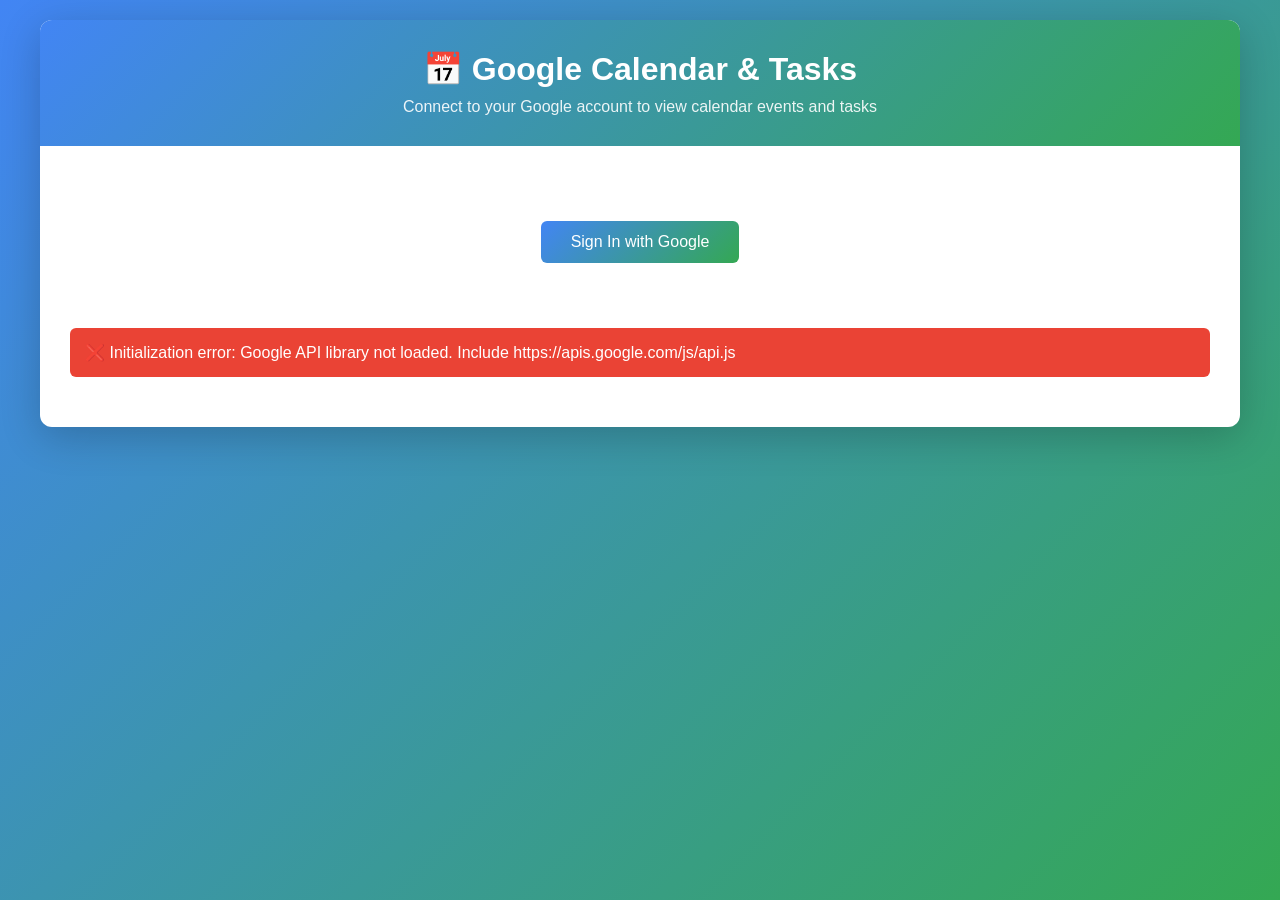
<file: integrations/google-calendar-example.html>
<!DOCTYPE html>
<html lang="en">
<head>
    <meta charset="UTF-8">
    <meta name="viewport" content="width=device-width, initial-scale=1.0">
    <title>Google Calendar & Tasks Integration</title>
    <style>
        * {
            margin: 0;
            padding: 0;
            box-sizing: border-box;
        }

        body {
            font-family: 'Segoe UI', Tahoma, Geneva, Verdana, sans-serif;
            background: linear-gradient(135deg, #4285f4 0%, #34a853 100%);
            min-height: 100vh;
            padding: 20px;
        }

        .container {
            max-width: 1200px;
            margin: 0 auto;
            background: white;
            border-radius: 12px;
            box-shadow: 0 10px 40px rgba(0, 0, 0, 0.2);
            overflow: hidden;
        }

        .header {
            background: linear-gradient(135deg, #4285f4 0%, #34a853 100%);
            color: white;
            padding: 30px;
            text-align: center;
        }

        .header h1 {
            font-size: 2em;
            margin-bottom: 10px;
        }

        .header p {
            opacity: 0.9;
        }

        .content {
            padding: 30px;
        }

        .auth-section {
            text-align: center;
            padding: 40px 20px;
        }

        .user-info {
            background: #f8f9fa;
            padding: 20px;
            border-radius: 8px;
            margin-bottom: 20px;
            display: none;
        }

        .user-info.active {
            display: block;
        }

        .user-info h3 {
            color: #4285f4;
            margin-bottom: 10px;
        }

        button {
            background: linear-gradient(135deg, #4285f4 0%, #34a853 100%);
            color: white;
            border: none;
            padding: 12px 30px;
            font-size: 16px;
            border-radius: 6px;
            cursor: pointer;
            transition: transform 0.2s, box-shadow 0.2s;
            margin: 5px;
        }

        button:hover {
            transform: translateY(-2px);
            box-shadow: 0 5px 15px rgba(66, 133, 244, 0.4);
        }

        button:disabled {
            opacity: 0.5;
            cursor: not-allowed;
            transform: none;
        }

        .data-section {
            margin-top: 30px;
            display: none;
        }

        .data-section.active {
            display: block;
        }

        .data-grid {
            display: grid;
            grid-template-columns: repeat(auto-fit, minmax(300px, 1fr));
            gap: 20px;
            margin-top: 20px;
        }

        .data-card {
            background: #f8f9fa;
            border-radius: 8px;
            padding: 20px;
            border-left: 4px solid #4285f4;
        }

        .data-card h3 {
            color: #4285f4;
            margin-bottom: 15px;
            font-size: 1.2em;
        }

        .event-item, .task-item {
            background: white;
            padding: 15px;
            border-radius: 6px;
            margin-bottom: 10px;
            box-shadow: 0 2px 5px rgba(0, 0, 0, 0.1);
        }

        .event-item h4, .task-item h4 {
            color: #333;
            margin-bottom: 8px;
        }

        .event-time, .task-meta {
            color: #666;
            font-size: 0.9em;
            margin-bottom: 5px;
        }

        .event-location {
            color: #888;
            font-size: 0.85em;
        }

        .task-list-badge {
            display: inline-block;
            padding: 3px 8px;
            border-radius: 4px;
            font-size: 0.8em;
            background: #e8f0fe;
            color: #4285f4;
            margin-left: 10px;
        }

        .loading {
            text-align: center;
            padding: 40px;
            color: #4285f4;
        }

        .loading::after {
            content: '...';
            animation: dots 1.5s steps(4, end) infinite;
        }

        @keyframes dots {
            0%, 20% { content: '.'; }
            40% { content: '..'; }
            60%, 100% { content: '...'; }
        }

        .error {
            background: #ea4335;
            color: white;
            padding: 15px;
            border-radius: 6px;
            margin: 20px 0;
        }

        .stats {
            display: flex;
            justify-content: space-around;
            margin: 20px 0;
            padding: 20px;
            background: #f8f9fa;
            border-radius: 8px;
        }

        .stat-item {
            text-align: center;
        }

        .stat-number {
            font-size: 2em;
            font-weight: bold;
            color: #4285f4;
        }

        .stat-label {
            color: #666;
            margin-top: 5px;
        }

        .calendar-selector {
            background: #f8f9fa;
            padding: 15px;
            border-radius: 8px;
            margin-bottom: 20px;
            display: none;
        }

        .calendar-selector.active {
            display: block;
        }

        .calendar-selector h4 {
            color: #4285f4;
            margin-bottom: 10px;
        }

        .calendar-checkbox {
            display: block;
            padding: 8px;
            margin: 5px 0;
        }

        .calendar-checkbox input {
            margin-right: 8px;
        }
    </style>
</head>
<body>
    <div class="container">
        <div class="header">
            <h1>📅 Google Calendar & Tasks</h1>
            <p>Connect to your Google account to view calendar events and tasks</p>
        </div>

        <div class="content">
            <div class="auth-section" id="authSection">
                <button id="signInBtn" onclick="signIn()">Sign In with Google</button>
            </div>

            <div class="user-info" id="userInfo">
                <h3>👤 Signed in as: <span id="userName"></span></h3>
                <p>Email: <span id="userEmail"></span></p>
                <button onclick="signOut()">Sign Out</button>
                <button onclick="loadData()">Refresh Data</button>
                <button onclick="toggleCalendarSelector()">Select Calendars</button>
            </div>

            <div class="calendar-selector" id="calendarSelector">
                <h4>Select Calendars to Display</h4>
                <div id="calendarList"></div>
                <button onclick="loadSelectedCalendars()">Load Selected Calendars</button>
            </div>

            <div id="errorMessage"></div>

            <div class="data-section" id="dataSection">
                <div class="stats" id="stats"></div>

                <div class="data-grid">
                    <div class="data-card">
                        <h3>📅 Calendar Events (Next 7 Days)</h3>
                        <div id="eventsContainer">
                            <div class="loading">Loading events</div>
                        </div>
                    </div>

                    <div class="data-card">
                        <h3>✅ Tasks</h3>
                        <div id="tasksContainer">
                            <div class="loading">Loading tasks</div>
                        </div>
                    </div>
                </div>
            </div>
        </div>
    </div>

    <!-- Google API libraries -->
    <script src="https://apis.google.com/js/api.js"></script>
    <script src="https://accounts.google.com/gsi/client"></script>
    
    <!-- Google Calendar Client -->
    <script src="google-calendar-client.js"></script>

    <script>
        // Configuration - These values should come from your .env file
        // In a production environment, you would load these from a secure backend
        const config = {
            clientId: 'YOUR_CLIENT_ID.apps.googleusercontent.com', // Replace with your Google Client ID
            apiKey: 'YOUR_API_KEY' // Replace with your Google API Key
        };

        let googleClient;
        let selectedCalendarIds = ['primary'];

        // Initialize the application
        async function initializeApp() {
            try {
                googleClient = new GoogleCalendarClient(config);
                await googleClient.initialize();
                
                if (googleClient.getIsSignedIn()) {
                    await onSignedIn();
                }
            } catch (error) {
                showError('Initialization error: ' + error.message);
            }
        }

        // Sign in
        async function signIn() {
            try {
                document.getElementById('signInBtn').disabled = true;
                await googleClient.signIn();
                await onSignedIn();
            } catch (error) {
                showError('Sign in error: ' + error.message);
                document.getElementById('signInBtn').disabled = false;
            }
        }

        // Sign out
        function signOut() {
            try {
                googleClient.signOut();
                document.getElementById('authSection').style.display = 'block';
                document.getElementById('userInfo').classList.remove('active');
                document.getElementById('dataSection').classList.remove('active');
                document.getElementById('calendarSelector').classList.remove('active');
                document.getElementById('signInBtn').disabled = false;
            } catch (error) {
                showError('Sign out error: ' + error.message);
            }
        }

        // Handle successful sign in
        async function onSignedIn() {
            try {
                const profile = await googleClient.getUserProfile();
                
                document.getElementById('userName').textContent = profile.name;
                document.getElementById('userEmail').textContent = profile.email;
                
                document.getElementById('authSection').style.display = 'none';
                document.getElementById('userInfo').classList.add('active');
                document.getElementById('dataSection').classList.add('active');
                
                // Load available calendars
                await loadCalendarList();
                
                await loadData();
            } catch (error) {
                showError('Error loading profile: ' + error.message);
            }
        }

        // Load list of available calendars
        async function loadCalendarList() {
            try {
                const calendars = await googleClient.getCalendars();
                const calendarListDiv = document.getElementById('calendarList');
                
                calendarListDiv.innerHTML = calendars.map(cal => `
                    <label class="calendar-checkbox">
                        <input type="checkbox" 
                               value="${cal.id}" 
                               ${cal.id === 'primary' ? 'checked' : ''}
                               onchange="updateSelectedCalendars()">
                        <span style="color: ${cal.backgroundColor || '#4285f4'}">●</span>
                        ${cal.summary}
                    </label>
                `).join('');
            } catch (error) {
                console.error('Error loading calendar list:', error);
            }
        }

        // Toggle calendar selector visibility
        function toggleCalendarSelector() {
            const selector = document.getElementById('calendarSelector');
            selector.classList.toggle('active');
        }

        // Update selected calendars array
        function updateSelectedCalendars() {
            const checkboxes = document.querySelectorAll('.calendar-checkbox input:checked');
            selectedCalendarIds = Array.from(checkboxes).map(cb => cb.value);
        }

        // Load events from selected calendars
        async function loadSelectedCalendars() {
            updateSelectedCalendars();
            await loadData();
            document.getElementById('calendarSelector').classList.remove('active');
        }

        // Load calendar and tasks data
        async function loadData() {
            try {
                clearError();
                
                // Show loading state
                document.getElementById('eventsContainer').innerHTML = '<div class="loading">Loading events</div>';
                document.getElementById('tasksContainer').innerHTML = '<div class="loading">Loading tasks</div>';
                
                // Fetch events from selected calendars
                const events = await googleClient.getEventsFromMultipleCalendars(selectedCalendarIds, new Date(), 7);
                
                // Fetch tasks
                const tasks = await googleClient.getAllTasks(new Date(), 7);
                
                const data = {
                    events,
                    tasks,
                    startDate: new Date(),
                    endDate: new Date(new Date().setDate(new Date().getDate() + 7))
                };
                
                // Display statistics
                displayStats(data);
                
                // Display events
                displayEvents(data.events);
                
                // Display tasks
                displayTasks(data.tasks);
                
            } catch (error) {
                showError('Error loading data: ' + error.message);
            }
        }

        // Display statistics
        function displayStats(data) {
            const statsHtml = `
                <div class="stat-item">
                    <div class="stat-number">${data.events.length}</div>
                    <div class="stat-label">Calendar Events</div>
                </div>
                <div class="stat-item">
                    <div class="stat-number">${data.tasks.length}</div>
                    <div class="stat-label">Pending Tasks</div>
                </div>
                <div class="stat-item">
                    <div class="stat-number">${Math.round(data.tasks.reduce((sum, t) => sum + t.time, 0) / 60)}h</div>
                    <div class="stat-label">Estimated Time</div>
                </div>
            `;
            document.getElementById('stats').innerHTML = statsHtml;
        }

        // Display calendar events
        function displayEvents(events) {
            const container = document.getElementById('eventsContainer');
            
            if (events.length === 0) {
                container.innerHTML = '<p style="color: #666; text-align: center; padding: 20px;">No events found for the next 7 days</p>';
                return;
            }
            
            const eventsHtml = events.map(event => {
                const startDate = new Date(event.start);
                const endDate = new Date(event.end);
                const dateStr = startDate.toLocaleDateString('en-US', { weekday: 'short', month: 'short', day: 'numeric' });
                const timeStr = event.isAllDay ? 'All Day' : 
                    `${startDate.toLocaleTimeString('en-US', { hour: '2-digit', minute: '2-digit' })} - ${endDate.toLocaleTimeString('en-US', { hour: '2-digit', minute: '2-digit' })}`;
                
                return `
                    <div class="event-item">
                        <h4>${event.summary}</h4>
                        <div class="event-time">📅 ${dateStr} • ${timeStr}</div>
                        ${event.location ? `<div class="event-location">📍 ${event.location}</div>` : ''}
                        ${event.description ? `<div style="margin-top: 8px; color: #666; font-size: 0.9em;">${event.description}</div>` : ''}
                    </div>
                `;
            }).join('');
            
            container.innerHTML = eventsHtml;
        }

        // Display tasks
        function displayTasks(tasks) {
            const container = document.getElementById('tasksContainer');
            
            if (tasks.length === 0) {
                container.innerHTML = '<p style="color: #666; text-align: center; padding: 20px;">No pending tasks found</p>';
                return;
            }
            
            const tasksHtml = tasks.map(task => {
                const deadlineStr = task.deadline ? 
                    `⏰ Due: ${new Date(task.deadline).toLocaleDateString('en-US', { month: 'short', day: 'numeric' })}` : '';
                
                return `
                    <div class="task-item">
                        <h4>
                            ${task.name}
                            <span class="task-list-badge">${task.listName}</span>
                        </h4>
                        <div class="task-meta">
                            ⏱️ ${task.time} min
                            ${deadlineStr ? ` • ${deadlineStr}` : ''}
                        </div>
                        ${task.description ? `<div style="margin-top: 8px; color: #666; font-size: 0.9em;">${task.description}</div>` : ''}
                    </div>
                `;
            }).join('');
            
            container.innerHTML = tasksHtml;
        }

        // Show error message
        function showError(message) {
            const errorDiv = document.getElementById('errorMessage');
            errorDiv.innerHTML = `<div class="error">❌ ${message}</div>`;
        }

        // Clear error message
        function clearError() {
            document.getElementById('errorMessage').innerHTML = '';
        }

        // Initialize when page loads
        window.addEventListener('DOMContentLoaded', initializeApp);
    </script>
</body>
</html>
</file>
<file: main.css>
* {
  margin: 0;
  padding: 0;
  box-sizing: border-box;
}

:root {
  --blue: #0f62fe;
  --blue-dark: #0043ce;
  --navy: #161616;
  --text: #1f2937;
  --muted: #6b7280;
  --bg: #f4f7fb;
  --card: #ffffff;
  --border: #e5e7eb;
  --green: #24a148;
  --orange: #ff832b;
  --red: #da1e28;
  --purple: #8b5cf6;
  --shadow: 0 18px 45px rgba(15, 98, 254, 0.12);
}

body {
  font-family: "Segoe UI", Tahoma, Geneva, Verdana, sans-serif;
  background:
    radial-gradient(circle at top left, rgba(15, 98, 254, 0.18), transparent 32%),
    linear-gradient(135deg, #f8fbff 0%, #eef4ff 45%, #f7f7fb 100%);
  min-height: 100vh;
  color: var(--text);
  padding: 22px;
}

.container {
  max-width: 1260px;
  margin: 0 auto;
}

.navbar {
  background: rgba(255, 255, 255, 0.85);
  backdrop-filter: blur(16px);
  border: 1px solid var(--border);
  border-radius: 24px;
  padding: 16px 22px;
  display: flex;
  align-items: center;
  justify-content: space-between;
  box-shadow: 0 10px 30px rgba(17, 24, 39, 0.06);
  margin-bottom: 22px;
}

.logo {
  display: flex;
  align-items: center;
  gap: 12px;
  font-size: 1.35rem;
  font-weight: 800;
  color: var(--navy);
}

.logo-icon {
  width: 42px;
  height: 42px;
  display: grid;
  place-items: center;
  border-radius: 15px;
  color: white;
  background: linear-gradient(135deg, var(--blue), #7c3aed);
  box-shadow: 0 10px 20px rgba(15, 98, 254, 0.25);
}

.nav-links {
  display: flex;
  gap: 28px;
  color: var(--muted);
  font-weight: 650;
  font-size: 0.95rem;
}

.nav-links a {
  color: inherit;
  text-decoration: none;
}

.nav-links a.active {
  color: var(--blue);
}

.nav-btn {
  border: none;
  background: var(--blue);
  color: white;
  font-weight: 750;
  padding: 12px 18px;
  border-radius: 14px;
  cursor: pointer;
  box-shadow: 0 12px 25px rgba(15, 98, 254, 0.25);
}

.hero {
  display: grid;
  grid-template-columns: 1.05fr 0.95fr;
  gap: 22px;
  margin-bottom: 22px;
}

.hero-card,
.phone-card,
.section {
  background: rgba(255, 255, 255, 0.92);
  border: 1px solid var(--border);
  border-radius: 28px;
  box-shadow: var(--shadow);
}

.hero-card {
  padding: 46px;
  position: relative;
  overflow: hidden;
}

.hero-card::after {
  content: "";
  position: absolute;
  right: -120px;
  top: -120px;
  width: 340px;
  height: 340px;
  background: radial-gradient(circle, rgba(15, 98, 254, 0.18), transparent 65%);
  border-radius: 50%;
}

.tag {
  display: inline-flex;
  align-items: center;
  gap: 8px;
  background: #edf5ff;
  color: var(--blue);
  border: 1px solid #d0e2ff;
  padding: 10px 14px;
  border-radius: 999px;
  font-weight: 750;
  margin-bottom: 22px;
  font-size: 0.92rem;
}

.hero h1 {
  font-size: clamp(2.4rem, 5vw, 4.9rem);
  line-height: 1.02;
  color: #081a3a;
  letter-spacing: -2px;
  margin-bottom: 20px;
}

.hero p {
  color: var(--muted);
  font-size: 1.12rem;
  line-height: 1.75;
  max-width: 590px;
  margin-bottom: 28px;
}

.hero-actions {
  display: flex;
  align-items: center;
  gap: 14px;
  flex-wrap: wrap;
}

.primary-btn,
.secondary-btn,
.dark-btn {
  border: none;
  border-radius: 16px;
  padding: 15px 22px;
  font-size: 1rem;
  font-weight: 800;
  cursor: pointer;
  transition: 0.22s ease;
}

.primary-btn {
  background: linear-gradient(135deg, var(--blue), #4f46e5);
  color: white;
  box-shadow: 0 14px 28px rgba(15, 98, 254, 0.28);
}

.secondary-btn {
  background: white;
  color: var(--text);
  border: 1px solid var(--border);
}

.dark-btn {
  background: #111827;
  color: white;
}

.primary-btn:hover,
.secondary-btn:hover,
.dark-btn:hover,
.nav-btn:hover {
  transform: translateY(-2px);
  filter: brightness(0.98);
}

.phone-card {
  padding: 26px;
  display: flex;
  align-items: center;
  justify-content: center;
  overflow: hidden;
  position: relative;
}

.phone-card::before {
  content: "";
  position: absolute;
  width: 340px;
  height: 340px;
  border-radius: 50%;
  background: linear-gradient(135deg, rgba(15, 98, 254, 0.14), rgba(139, 92, 246, 0.14));
  filter: blur(18px);
}

.phone {
  width: 310px;
  border: 10px solid #c7d2fe;
  background: white;
  border-radius: 42px;
  padding: 22px;
  position: relative;
  box-shadow: 0 30px 60px rgba(17, 24, 39, 0.16);
}

.phone-notch {
  width: 82px;
  height: 8px;
  background: #c7d2fe;
  border-radius: 999px;
  margin: 0 auto 24px;
}

.phone h3 {
  font-size: 1.25rem;
  margin-bottom: 6px;
}

.phone p {
  color: var(--muted);
  font-size: 0.9rem;
}

.mini-card {
  margin-top: 16px;
  border: 1px solid var(--border);
  border-radius: 20px;
  padding: 16px;
  background: #fbfdff;
}

.score-row {
  display: flex;
  justify-content: space-between;
  align-items: center;
  margin-top: 8px;
}

.score-number {
  font-size: 2.4rem;
  font-weight: 900;
  color: #081a3a;
}

.ring {
  width: 58px;
  height: 58px;
  border-radius: 50%;
  border: 9px solid #e5e7eb;
  border-top-color: var(--blue);
  border-right-color: var(--blue);
}

.grid-main {
  display: grid;
  grid-template-columns: 1.15fr 0.85fr;
  gap: 22px;
  margin-bottom: 22px;
}

.section {
  padding: 28px;
  margin-bottom: 22px;
}

.section-title {
  display: flex;
  justify-content: space-between;
  align-items: flex-start;
  gap: 20px;
  margin-bottom: 24px;
}

.section h2 {
  color: #081a3a;
  font-size: 1.75rem;
  margin-bottom: 6px;
}

.section .subtitle {
  color: var(--muted);
  line-height: 1.5;
}

.question-grid {
  display: grid;
  grid-template-columns: repeat(4, 1fr);
  gap: 14px;
  margin-bottom: 20px;
}

.question-card {
  border: 2px solid var(--border);
  border-radius: 22px;
  padding: 20px;
  text-align: center;
  cursor: pointer;
  transition: 0.2s ease;
  background: white;
  min-height: 180px;
  display: flex;
  flex-direction: column;
  justify-content: space-between;
}

.question-card:hover {
  transform: translateY(-4px);
  box-shadow: 0 12px 25px rgba(17, 24, 39, 0.08);
  border-color: #a6c8ff;
}

.question-card.active {
  border-color: var(--blue);
  background: #f5f9ff;
}

.question-card h4 {
  font-size: 0.95rem;
  color: #111827;
  margin-bottom: 12px;
}

.big-icon {
  font-size: 3rem;
  margin-bottom: 14px;
}

.question-card select {
  width: 100%;
  padding: 11px;
  border: 1px solid var(--border);
  border-radius: 12px;
  font-weight: 700;
  color: var(--text);
  background: white;
  cursor: pointer;
}

.generate-btn {
  width: 100%;
  max-width: 460px;
  display: block;
  margin: 8px auto 0;
}

.metrics-grid {
  display: grid;
  grid-template-columns: repeat(2, 1fr);
  gap: 16px;
}

.metric-card {
  background: white;
  border: 1px solid var(--border);
  border-radius: 22px;
  padding: 22px;
  box-shadow: 0 8px 18px rgba(17, 24, 39, 0.04);
  min-height: 150px;
}

.metric-top {
  display: flex;
  justify-content: space-between;
  gap: 10px;
  margin-bottom: 14px;
  color: var(--muted);
  font-weight: 800;
}

.metric-icon {
  width: 38px;
  height: 38px;
  display: grid;
  place-items: center;
  border-radius: 14px;
  background: #edf5ff;
  color: var(--blue);
}

.metric-value {
  font-size: 2rem;
  font-weight: 900;
  color: #081a3a;
}

.metric-card p {
  margin-top: 8px;
  color: var(--muted);
  line-height: 1.45;
}

.timeline-layout {
  display: grid;
  grid-template-columns: 210px 1fr;
  gap: 0;
  overflow: hidden;
  padding: 0;
}

.sidebar {
  background: #f8fbff;
  border-right: 1px solid var(--border);
  padding: 24px;
}

.sidebar .logo {
  font-size: 1.1rem;
  margin-bottom: 28px;
}

.side-menu {
  display: grid;
  gap: 10px;
}

.side-menu div {
  padding: 13px 14px;
  border-radius: 14px;
  color: var(--muted);
  font-weight: 750;
}

.side-menu div.active {
  background: white;
  color: var(--blue);
  box-shadow: 0 8px 18px rgba(17, 24, 39, 0.05);
}

.timeline-content {
  padding: 28px;
}

.timeline-list {
  display: grid;
  gap: 16px;
}

.timeline-item {
  display: grid;
  grid-template-columns: 62px 1fr;
  gap: 18px;
  align-items: stretch;
}

.timeline-time {
  color: var(--muted);
  font-size: 0.9rem;
  font-weight: 750;
  padding-top: 18px;
}

.timeline-card {
  position: relative;
  border: 1px solid var(--border);
  border-radius: 20px;
  padding: 16px;
  background: white;
  box-shadow: 0 8px 20px rgba(17, 24, 39, 0.04);
  transition: 0.2s ease;
  display: flex;
  justify-content: space-between;
  align-items: center;
  gap: 16px;
}

.timeline-card:hover {
  transform: translateX(5px);
  box-shadow: 0 12px 26px rgba(15, 98, 254, 0.12);
}

.timeline-info {
  display: flex;
  align-items: center;
  gap: 14px;
}

.timeline-emoji {
  width: 48px;
  height: 48px;
  display: grid;
  place-items: center;
  border-radius: 16px;
  background: #edf5ff;
  font-size: 1.45rem;
}

.timeline-card h4 {
  margin-bottom: 4px;
  color: #111827;
}

.timeline-card p {
  color: var(--muted);
  font-size: 0.92rem;
}

.duration {
  background: #f3f4f6;
  color: var(--muted);
  padding: 8px 11px;
  border-radius: 999px;
  font-size: 0.78rem;
  font-weight: 850;
  white-space: nowrap;
}

.planner-grid {
  display: grid;
  grid-template-columns: 1fr 260px;
  gap: 22px;
}

.schedule-list {
  display: grid;
  gap: 12px;
}

.schedule-block {
  border-radius: 18px;
  padding: 17px;
  font-weight: 850;
  display: flex;
  justify-content: space-between;
  align-items: center;
  cursor: grab;
}

.block-green { background: #defbe6; color: #0e6027; }
.block-purple { background: #f1e8ff; color: #5b21b6; }
.block-orange { background: #fff2e8; color: #a24a00; }
.block-blue { background: #e8f2ff; color: #0043ce; }

.drop-zone {
  border: 2px dashed #78a9ff;
  background: #f5f9ff;
  color: var(--blue);
  border-radius: 18px;
  padding: 22px;
  text-align: center;
  font-weight: 850;
}

.activity-list {
  display: grid;
  gap: 12px;
}

.activity-card {
  border: 1px solid var(--border);
  background: #fbfdff;
  padding: 13px;
  border-radius: 18px;
  display: flex;
  align-items: center;
  justify-content: space-between;
  gap: 10px;
}

.activity-left {
  display: flex;
  align-items: center;
  gap: 10px;
}

.activity-emoji {
  width: 38px;
  height: 38px;
  display: grid;
  place-items: center;
  background: white;
  border-radius: 13px;
  box-shadow: 0 4px 10px rgba(17, 24, 39, 0.05);
}

.activity-card h4 {
  font-size: 0.9rem;
  margin-bottom: 3px;
}

.activity-card p {
  color: var(--muted);
  font-size: 0.8rem;
}

.plus-btn {
  border: none;
  background: #edf5ff;
  color: var(--blue);
  font-size: 1.15rem;
  font-weight: 900;
  width: 32px;
  height: 32px;
  border-radius: 50%;
  cursor: pointer;
}

.save-day {
  display: grid;
  grid-template-columns: 1fr 2fr;
  gap: 22px;
  align-items: center;
}

.simple-steps {
  display: grid;
  grid-template-columns: repeat(3, 1fr);
  gap: 14px;
}

.simple-card {
  border: 1px solid var(--border);
  border-radius: 22px;
  padding: 20px;
  background: linear-gradient(135deg, #f5f9ff, white);
  min-height: 170px;
}

.simple-card .num {
  color: var(--blue);
  font-size: 1.2rem;
  font-weight: 950;
  margin-bottom: 28px;
}

.simple-card h4 {
  margin-bottom: 8px;
}

.simple-card p {
  color: var(--muted);
  font-size: 0.92rem;
  line-height: 1.4;
}

.simple-card .emoji {
  margin-top: 18px;
  font-size: 2rem;
}

.footer {
  text-align: center;
  padding: 24px;
  border-radius: 24px;
  background: #081a3a;
  color: white;
  line-height: 1.65;
  margin-top: 22px;
}

.footer strong {
  color: #a6c8ff;
}

.fade-in {
  animation: fadeIn 0.45s ease both;
}

@keyframes fadeIn {
  from {
    opacity: 0;
    transform: translateY(12px);
  }
  to {
    opacity: 1;
    transform: translateY(0);
  }
}

@media (max-width: 1040px) {
  .hero,
  .grid-main,
  .planner-grid,
  .save-day {
    grid-template-columns: 1fr;
  }

  .question-grid,
  .metrics-grid,
  .simple-steps {
    grid-template-columns: repeat(2, 1fr);
  }
}

@media (max-width: 720px) {
  body {
    padding: 12px;
  }

  .navbar {
    flex-direction: column;
    gap: 16px;
  }

  .nav-links {
    gap: 14px;
    flex-wrap: wrap;
    justify-content: center;
  }

  .hero-card,
  .section,
  .timeline-content {
    padding: 22px;
  }

  .question-grid,
  .metrics-grid,
  .simple-steps {
    grid-template-columns: 1fr;
  }

  .timeline-layout {
    grid-template-columns: 1fr;
  }

  .sidebar {
    display: none;
  }

  .timeline-item {
    grid-template-columns: 1fr;
    gap: 6px;
  }

  .timeline-time {
    padding-top: 0;
  }

  .timeline-card {
    flex-direction: column;
    align-items: flex-start;
  }
}
</file>
